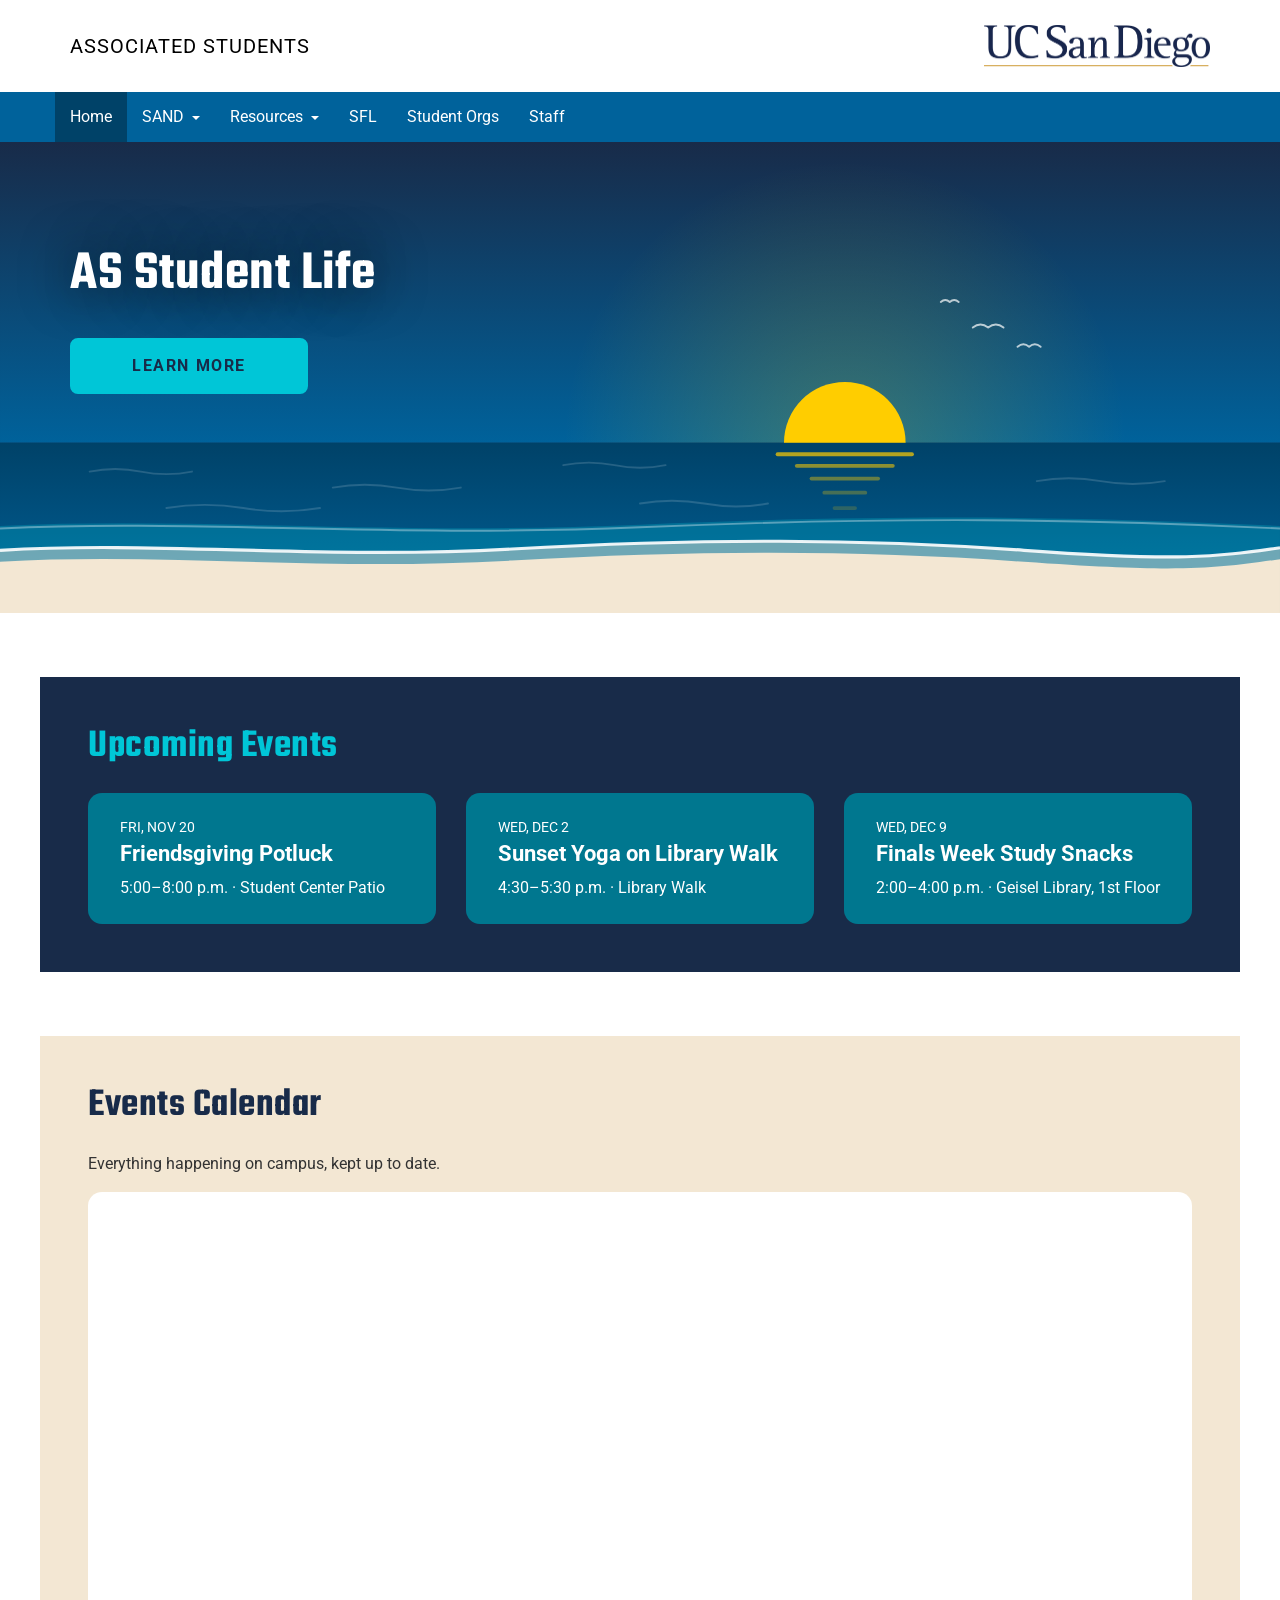
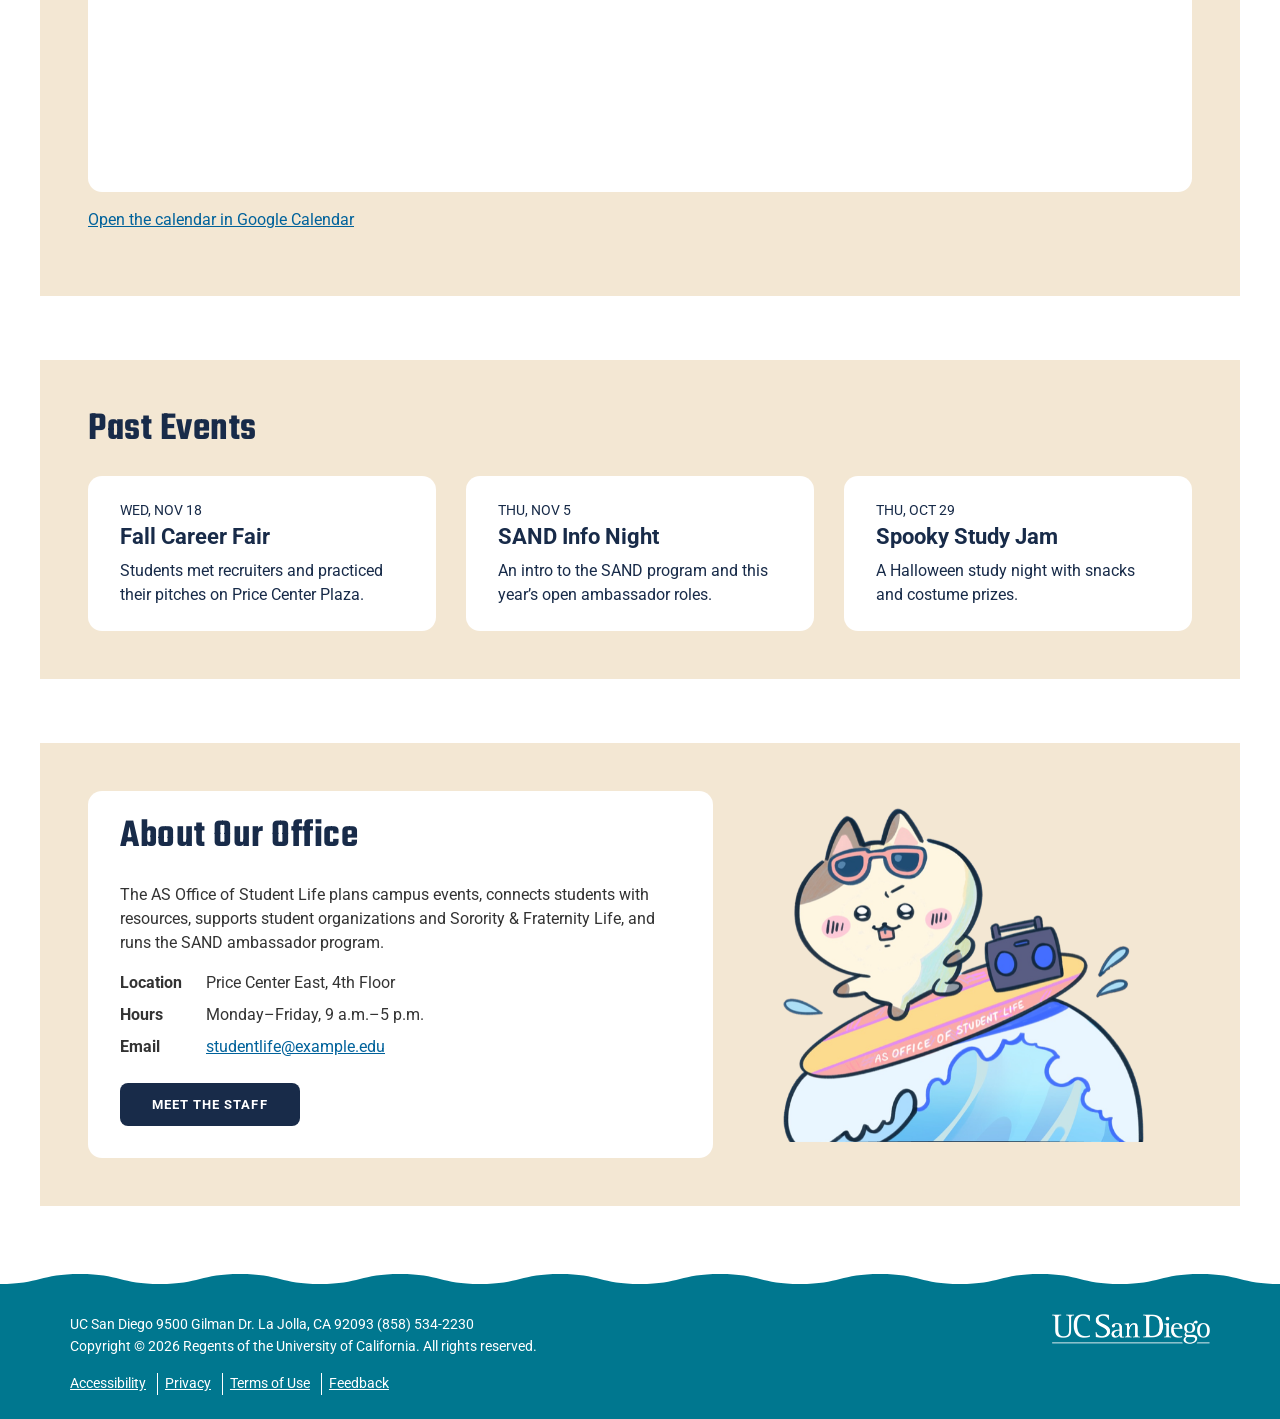
<file: index.html>
<!DOCTYPE html>
<html lang="en">
<head>
  <meta charset="utf-8">
  <meta name="viewport" content="width=device-width, initial-scale=1">
  <title>AS Student Life | UC San Diego</title>
  <meta name="description" content="Events, resources and support from the AS Office of Student Life at UC San Diego.">
  <link rel="stylesheet" href="https://fonts.googleapis.com/css2?family=Roboto:wght@400;500;700&amp;family=Teko:wght@600&amp;display=swap">
  <link rel="icon" href="images/favicon.png">
  <link rel="stylesheet" href="style.css">
  <script src="menu.js" defer></script>
</head>
<body>
  <a class="skip-link" href="#main">Skip to main content</a>

  <header class="site-header">
    <a class="site-name" href="index.html">Associated Students</a>
    <a class="ucsd-logo" href="https://ucsd.edu"><img src="images/ucsd-logo.png" alt="UC San Diego" width="451" height="85"></a>
  </header>

  <nav class="site-nav" aria-label="Main">
    <button type="button" aria-controls="nav-list" hidden>MENU</button>
    <ul id="nav-list">
      <li><a href="index.html" aria-current="page">Home</a></li>
      <li>
        <a href="sand.html">SAND</a>
        <ul>
          <li><a href="sand.html#open-programs">Open Programs</a></li>
          <li><a href="sand.html#how-to-apply">How to Apply</a></li>
          <li><a href="sand.html#tabling-events">Tabling Events</a></li>
          <li><a href="sand.html#for-companies">For Companies</a></li>
        </ul>
      </li>
      <li>
        <a href="resources.html">Resources</a>
        <ul>
          <li><a href="resources.html#fun-facts">Fun Facts</a></li>
          <li><a href="resources.html#campus-resources">Campus Resources</a></li>
          <li><a href="resources.html#request-form">Request Form</a></li>
        </ul>
      </li>
      <li><a href="sfl.html">SFL</a></li>
      <li><a href="student-orgs.html">Student Orgs</a></li>
      <li><a href="staff.html">Staff</a></li>
    </ul>
  </nav>

  <main id="main">
    <section class="hero">
      <img src="images/hero.svg" alt="" width="2000" height="736">
      <header>
        <h1>AS Student Life</h1>
        <a class="button" href="#about-our-office">Learn More</a>
      </header>
    </section>

    <section class="panel panel-dark" id="upcoming-events">
      <h2>Upcoming Events</h2>
      <ul class="card-list">
        <li>
          <time datetime="2026-11-20">Fri, Nov 20</time>
          <h3>Friendsgiving Potluck</h3>
          <p>5:00–8:00 p.m. · Student Center Patio</p>
        </li>
        <li>
          <time datetime="2026-12-02">Wed, Dec 2</time>
          <h3>Sunset Yoga on Library Walk</h3>
          <p>4:30–5:30 p.m. · Library Walk</p>
        </li>
        <li>
          <time datetime="2026-12-09">Wed, Dec 9</time>
          <h3>Finals Week Study Snacks</h3>
          <p>2:00–4:00 p.m. · Geisel Library, 1st Floor</p>
        </li>
      </ul>
    </section>

    <section class="panel" id="calendar">
      <h2>Events Calendar</h2>
      <p>Everything happening on campus, kept up to date.</p>
      <!-- To show your calendar: Google Calendar > Settings > your calendar > Integrate calendar, then paste its embed link into both src and href below. -->
      <iframe src="https://calendar.google.com/calendar/embed?src=en.usa%23holiday%40group.v.calendar.google.com&amp;ctz=America%2FLos_Angeles" title="Campus events calendar" loading="lazy"></iframe>
      <p><a href="https://calendar.google.com/calendar/embed?src=en.usa%23holiday%40group.v.calendar.google.com&amp;ctz=America%2FLos_Angeles">Open the calendar in Google Calendar</a></p>
    </section>

    <section class="panel" id="past-events">
      <h2>Past Events</h2>
      <ul class="card-list">
        <li>
          <time datetime="2026-11-18">Wed, Nov 18</time>
          <h3>Fall Career Fair</h3>
          <p>Students met recruiters and practiced their pitches on Price Center Plaza.</p>
        </li>
        <li>
          <time datetime="2026-11-05">Thu, Nov 5</time>
          <h3>SAND Info Night</h3>
          <p>An intro to the SAND program and this year’s open ambassador roles.</p>
        </li>
        <li>
          <time datetime="2026-10-29">Thu, Oct 29</time>
          <h3>Spooky Study Jam</h3>
          <p>A Halloween study night with snacks and costume prizes.</p>
        </li>
      </ul>
    </section>

    <section class="panel panel-split" id="about-our-office">
      <div class="panel-card">
        <h2>About Our Office</h2>
        <p>The AS Office of Student Life plans campus events, connects students with resources, supports student organizations and Sorority &amp; Fraternity Life, and runs the SAND ambassador program.</p>
        <dl>
          <dt>Location</dt>
          <dd>Price Center East, 4th Floor</dd>
          <dt>Hours</dt>
          <dd>Monday–Friday, 9 a.m.–5 p.m.</dd>
          <dt>Email</dt>
          <dd><a href="mailto:studentlife@example.edu">studentlife@example.edu</a></dd>
        </dl>
        <a class="button" href="staff.html">Meet the Staff</a>
      </div>
      <img src="images/mascot-cat-surfing.png" alt="The AS Student Life cat mascot surfing a wave" width="720" height="540">
    </section>
  </main>

  <footer>
    <p>UC San Diego 9500 Gilman Dr. La Jolla, CA 92093 (858) 534-2230<br>Copyright © 2026 Regents of the University of California. All rights reserved.</p>
    <ul>
      <li><a href="https://accessibility.ucsd.edu/">Accessibility</a></li>
      <li><a href="https://ucsd.edu/about/privacy.html">Privacy</a></li>
      <li><a href="https://ucsd.edu/about/terms-of-use.html">Terms of Use</a></li>
      <li><a href="mailto:studentlife@example.edu">Feedback</a></li>
    </ul>
    <a href="https://ucsd.edu/"><img src="images/ucsd-logo-white.png" alt="UC San Diego" width="315" height="60"></a>
  </footer>
</body>
</html>
</file>
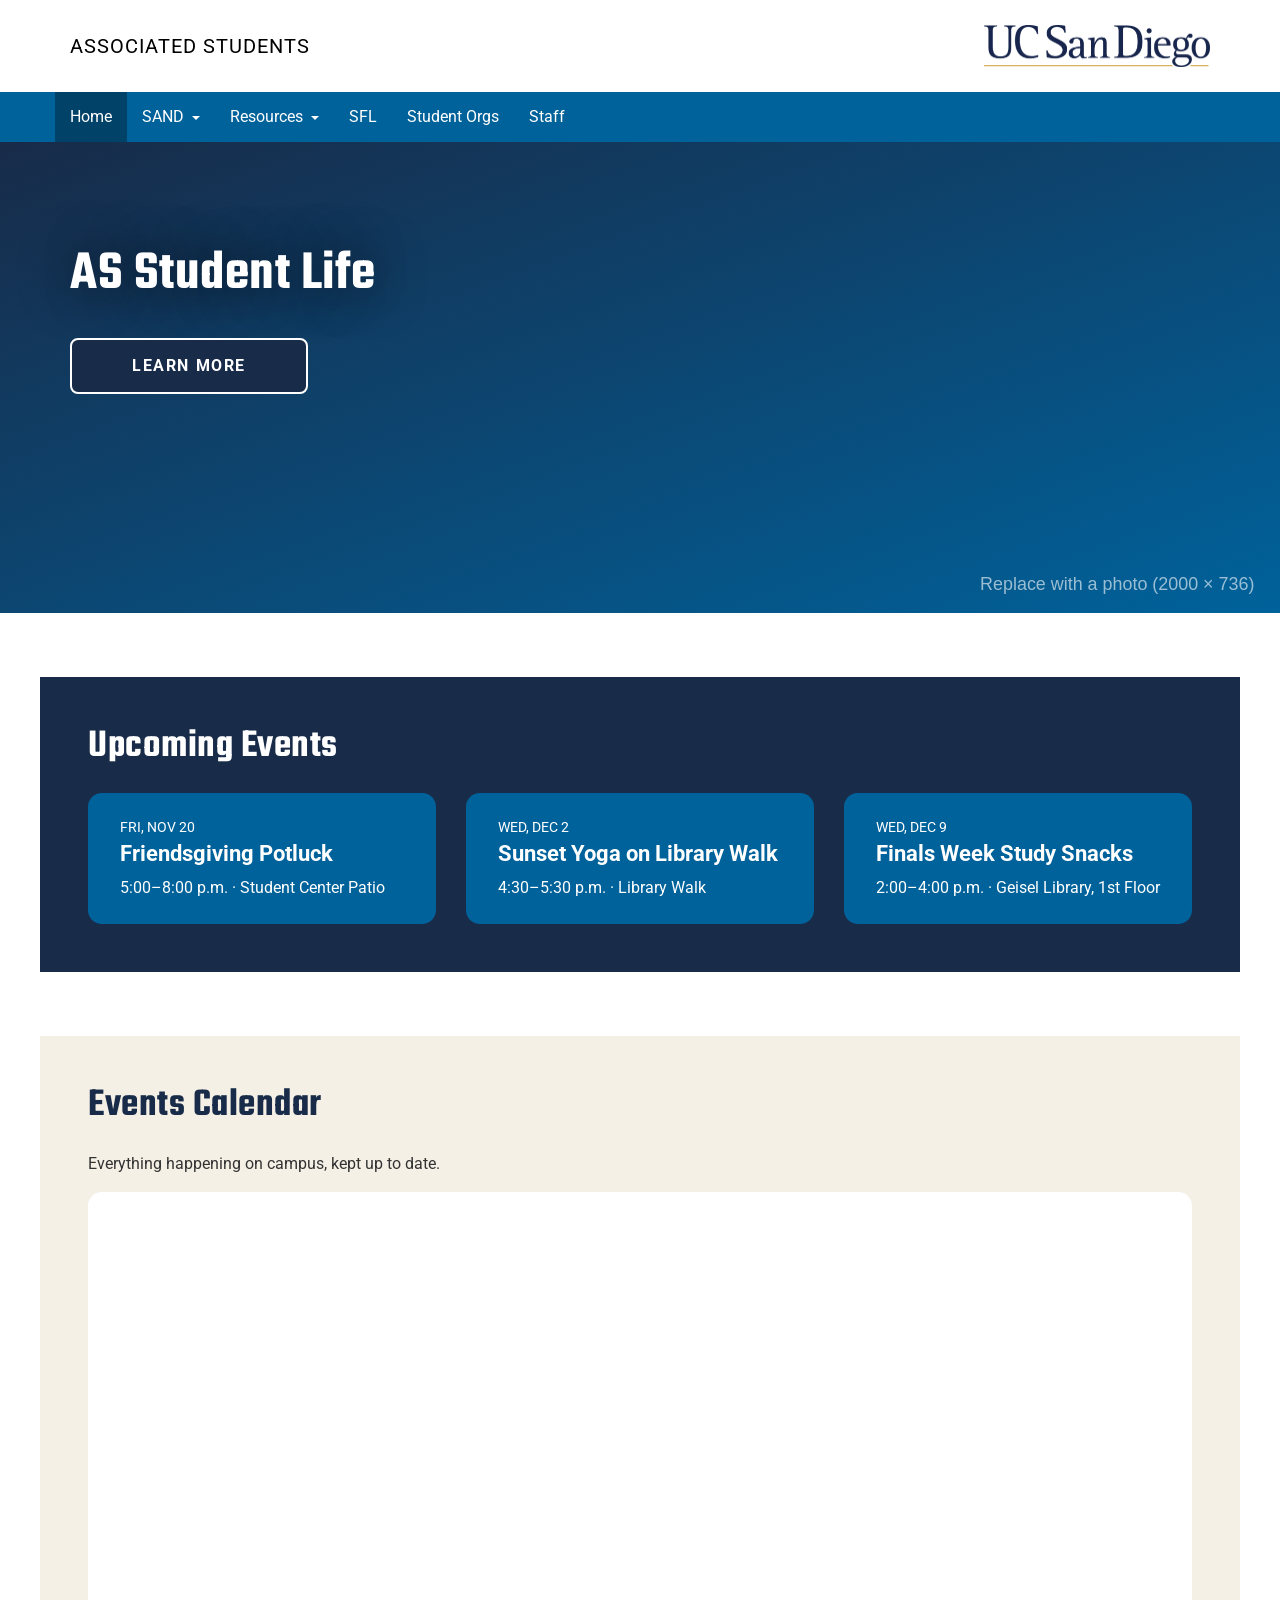
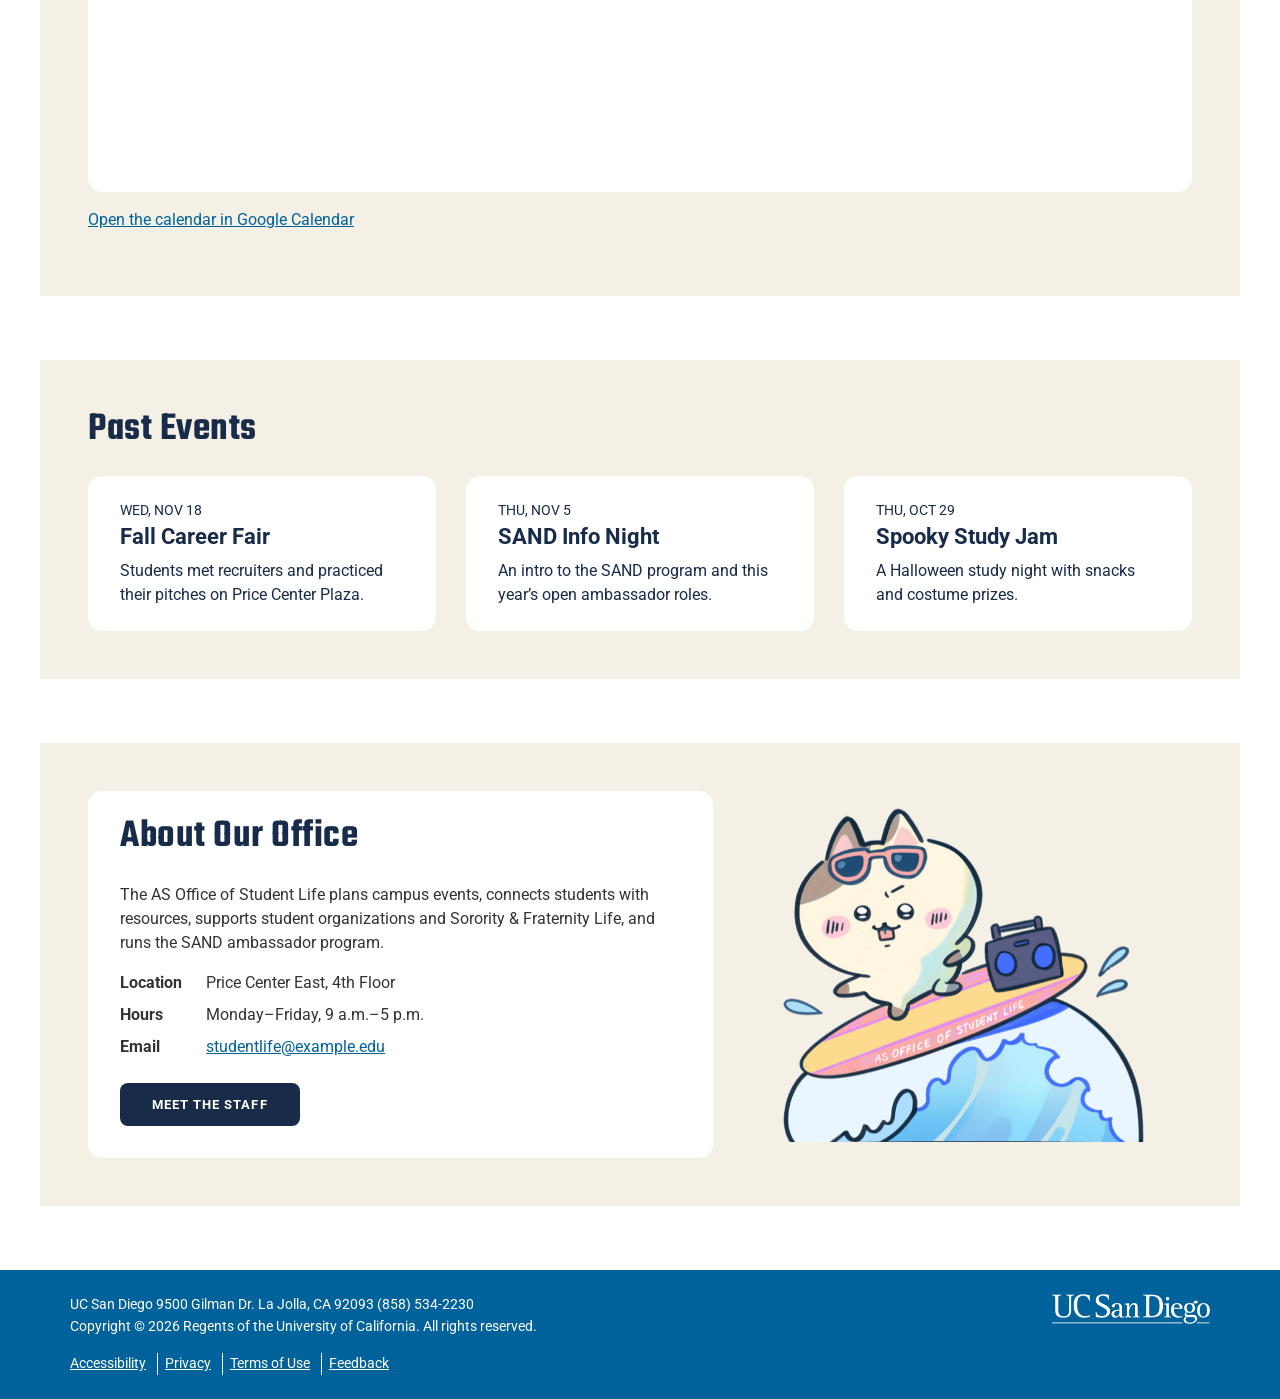
<file: as-site/index.html>
<!DOCTYPE html>
<html lang="en">
<head>
  <meta charset="utf-8">
  <meta name="viewport" content="width=device-width, initial-scale=1">
  <title>AS Student Life | UC San Diego</title>
  <meta name="description" content="Events, resources and support from the AS Office of Student Life at UC San Diego.">
  <link rel="stylesheet" href="https://fonts.googleapis.com/css2?family=Roboto:wght@400;500;700&amp;family=Teko:wght@600&amp;display=swap">
  <link rel="stylesheet" href="style.css">
  <script src="menu.js" defer></script>
</head>
<body>
  <a class="skip-link" href="#main">Skip to main content</a>

  <header class="site-header">
    <a class="site-name" href="index.html">Associated Students</a>
    <a class="ucsd-logo" href="https://ucsd.edu"><img src="images/ucsd-logo.png" alt="UC San Diego" width="451" height="85"></a>
  </header>

  <nav class="site-nav" aria-label="Main">
    <button type="button" aria-controls="nav-list" hidden>MENU</button>
    <ul id="nav-list">
      <li><a href="index.html" aria-current="page">Home</a></li>
      <li>
        <a href="sand.html">SAND</a>
        <ul>
          <li><a href="sand.html#open-programs">Open Programs</a></li>
          <li><a href="sand.html#how-to-apply">How to Apply</a></li>
          <li><a href="sand.html#tabling-events">Tabling Events</a></li>
          <li><a href="sand.html#for-companies">For Companies</a></li>
        </ul>
      </li>
      <li>
        <a href="resources.html">Resources</a>
        <ul>
          <li><a href="resources.html#fun-facts">Fun Facts</a></li>
          <li><a href="resources.html#campus-resources">Campus Resources</a></li>
          <li><a href="resources.html#request-form">Request Form</a></li>
        </ul>
      </li>
      <li><a href="sfl.html">SFL</a></li>
      <li><a href="student-orgs.html">Student Orgs</a></li>
      <li><a href="staff.html">Staff</a></li>
    </ul>
  </nav>

  <main id="main">
    <section class="hero">
      <img src="images/hero.svg" alt="" width="2000" height="736">
      <header>
        <h1>AS Student Life</h1>
        <a class="button" href="#about-our-office">Learn More</a>
      </header>
    </section>

    <section class="panel panel-dark" id="upcoming-events">
      <h2>Upcoming Events</h2>
      <ul class="card-list">
        <li>
          <time datetime="2026-11-20">Fri, Nov 20</time>
          <h3>Friendsgiving Potluck</h3>
          <p>5:00–8:00 p.m. · Student Center Patio</p>
        </li>
        <li>
          <time datetime="2026-12-02">Wed, Dec 2</time>
          <h3>Sunset Yoga on Library Walk</h3>
          <p>4:30–5:30 p.m. · Library Walk</p>
        </li>
        <li>
          <time datetime="2026-12-09">Wed, Dec 9</time>
          <h3>Finals Week Study Snacks</h3>
          <p>2:00–4:00 p.m. · Geisel Library, 1st Floor</p>
        </li>
      </ul>
    </section>

    <section class="panel" id="calendar">
      <h2>Events Calendar</h2>
      <p>Everything happening on campus, kept up to date.</p>
      <!-- To show your calendar: Google Calendar > Settings > your calendar > Integrate calendar, then paste its embed link into both src and href below. -->
      <iframe src="https://calendar.google.com/calendar/embed?src=en.usa%23holiday%40group.v.calendar.google.com&amp;ctz=America%2FLos_Angeles" title="Campus events calendar" loading="lazy"></iframe>
      <p><a href="https://calendar.google.com/calendar/embed?src=en.usa%23holiday%40group.v.calendar.google.com&amp;ctz=America%2FLos_Angeles">Open the calendar in Google Calendar</a></p>
    </section>

    <section class="panel" id="past-events">
      <h2>Past Events</h2>
      <ul class="card-list">
        <li>
          <time datetime="2026-11-18">Wed, Nov 18</time>
          <h3>Fall Career Fair</h3>
          <p>Students met recruiters and practiced their pitches on Price Center Plaza.</p>
        </li>
        <li>
          <time datetime="2026-11-05">Thu, Nov 5</time>
          <h3>SAND Info Night</h3>
          <p>An intro to the SAND program and this year’s open ambassador roles.</p>
        </li>
        <li>
          <time datetime="2026-10-29">Thu, Oct 29</time>
          <h3>Spooky Study Jam</h3>
          <p>A Halloween study night with snacks and costume prizes.</p>
        </li>
      </ul>
    </section>

    <section class="panel panel-split" id="about-our-office">
      <div class="panel-card">
        <h2>About Our Office</h2>
        <p>The AS Office of Student Life plans campus events, connects students with resources, supports student organizations and Sorority &amp; Fraternity Life, and runs the SAND ambassador program.</p>
        <dl>
          <dt>Location</dt>
          <dd>Price Center East, 4th Floor</dd>
          <dt>Hours</dt>
          <dd>Monday–Friday, 9 a.m.–5 p.m.</dd>
          <dt>Email</dt>
          <dd><a href="mailto:studentlife@example.edu">studentlife@example.edu</a></dd>
        </dl>
        <a class="button" href="staff.html">Meet the Staff</a>
      </div>
      <img src="images/mascot-cat-surfing.png" alt="The AS Student Life cat mascot surfing a wave" width="720" height="540">
    </section>
  </main>

  <footer>
    <p>UC San Diego 9500 Gilman Dr. La Jolla, CA 92093 (858) 534-2230<br>Copyright © 2026 Regents of the University of California. All rights reserved.</p>
    <ul>
      <li><a href="https://accessibility.ucsd.edu/">Accessibility</a></li>
      <li><a href="https://ucsd.edu/about/privacy.html">Privacy</a></li>
      <li><a href="https://ucsd.edu/about/terms-of-use.html">Terms of Use</a></li>
      <li><a href="mailto:studentlife@example.edu">Feedback</a></li>
    </ul>
    <a href="https://ucsd.edu/"><img src="images/ucsd-logo-white.png" alt="UC San Diego" width="315" height="60"></a>
  </footer>
</body>
</html>
</file>
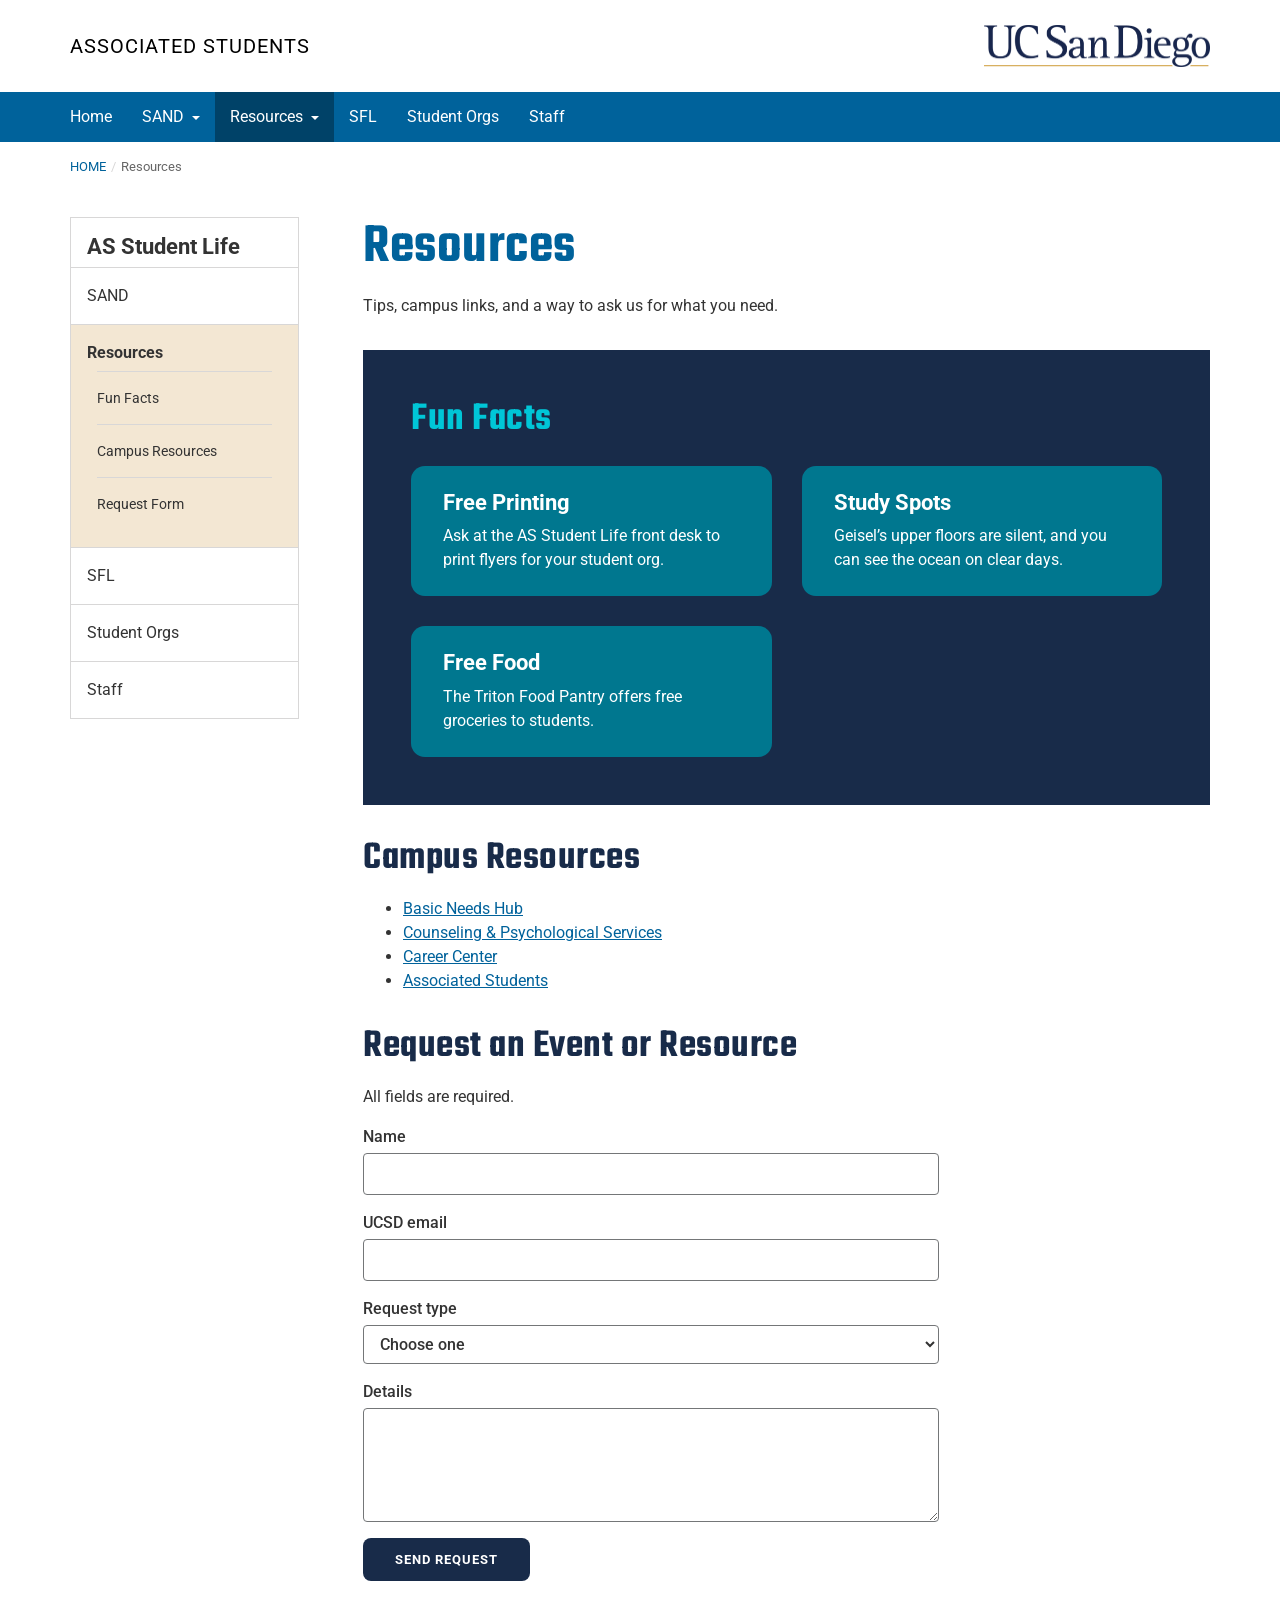
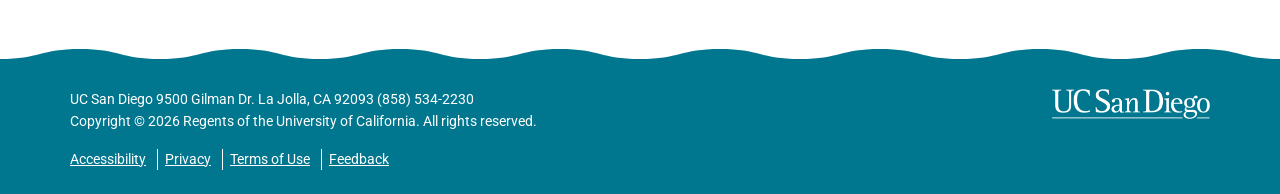
<file: resources.html>
<!DOCTYPE html>
<html lang="en">
<head>
  <meta charset="utf-8">
  <meta name="viewport" content="width=device-width, initial-scale=1">
  <title>Resources | AS Student Life | UC San Diego</title>
  <meta name="description" content="Free printing, study spots, campus resource hubs, and event and resource requests.">
  <link rel="stylesheet" href="https://fonts.googleapis.com/css2?family=Roboto:wght@400;500;700&amp;family=Teko:wght@600&amp;display=swap">
  <link rel="icon" href="images/favicon.png">
  <link rel="stylesheet" href="style.css">
  <script src="menu.js" defer></script>
</head>
<body>
  <a class="skip-link" href="#main">Skip to main content</a>

  <header class="site-header">
    <a class="site-name" href="index.html">Associated Students</a>
    <a class="ucsd-logo" href="https://ucsd.edu"><img src="images/ucsd-logo.png" alt="UC San Diego" width="451" height="85"></a>
  </header>

  <nav class="site-nav" aria-label="Main">
    <button type="button" aria-controls="nav-list" hidden>MENU</button>
    <ul id="nav-list">
      <li><a href="index.html">Home</a></li>
      <li>
        <a href="sand.html">SAND</a>
        <ul>
          <li><a href="sand.html#open-programs">Open Programs</a></li>
          <li><a href="sand.html#how-to-apply">How to Apply</a></li>
          <li><a href="sand.html#tabling-events">Tabling Events</a></li>
          <li><a href="sand.html#for-companies">For Companies</a></li>
        </ul>
      </li>
      <li>
        <a href="resources.html" aria-current="page">Resources</a>
        <ul>
          <li><a href="resources.html#fun-facts">Fun Facts</a></li>
          <li><a href="resources.html#campus-resources">Campus Resources</a></li>
          <li><a href="resources.html#request-form">Request Form</a></li>
        </ul>
      </li>
      <li><a href="sfl.html">SFL</a></li>
      <li><a href="student-orgs.html">Student Orgs</a></li>
      <li><a href="staff.html">Staff</a></li>
    </ul>
  </nav>

  <main id="main" class="page">
    <nav class="breadcrumbs" aria-label="Breadcrumb">
      <ol>
        <li><a href="index.html">Home</a></li>
        <li aria-current="page">Resources</li>
      </ol>
    </nav>
    <article>
      <h1>Resources</h1>
      <p>Tips, campus links, and a way to ask us for what you need.</p>

      <section class="panel panel-dark" id="fun-facts">
        <h2>Fun Facts</h2>
        <ul class="card-list">
          <li>
            <h3>Free Printing</h3>
            <p>Ask at the AS Student Life front desk to print flyers for your student org.</p>
          </li>
          <li>
            <h3>Study Spots</h3>
            <p>Geisel’s upper floors are silent, and you can see the ocean on clear days.</p>
          </li>
          <li>
            <h3>Free Food</h3>
            <p>The Triton Food Pantry offers free groceries to students.</p>
          </li>
        </ul>
      </section>

      <section id="campus-resources">
        <h2>Campus Resources</h2>
        <ul>
          <li><a href="https://basicneeds.ucsd.edu">Basic Needs Hub</a></li>
          <li><a href="https://caps.ucsd.edu">Counseling &amp; Psychological Services</a></li>
          <li><a href="https://career.ucsd.edu">Career Center</a></li>
          <li><a href="https://as.ucsd.edu">Associated Students</a></li>
        </ul>
      </section>

      <section id="request-form">
        <h2>Request an Event or Resource</h2>
        <p>All fields are required.</p>
        <!-- Set action to your form service (Google Forms, Formspree, etc.) so submissions reach you. -->
        <form action="#" method="post">
          <label>Name <input type="text" name="name" autocomplete="name" required></label>
          <label>UCSD email <input type="email" name="email" autocomplete="email" required></label>
          <label>Request type
            <select name="request-type" required>
              <option value="">Choose one</option>
              <option>Event</option>
              <option>Resource</option>
              <option>Other</option>
            </select>
          </label>
          <label>Details <textarea name="details" rows="4" required></textarea></label>
          <button class="button" type="submit">Send Request</button>
        </form>
      </section>
    </article>

    <nav class="sidebar" aria-label="Sections">
      <h2><a href="index.html">AS Student Life</a></h2>
      <ul>
        <li><a href="sand.html">SAND</a></li>
        <li><a href="resources.html" aria-current="page">Resources</a>
          <ul>
            <li><a href="resources.html#fun-facts">Fun Facts</a></li>
            <li><a href="resources.html#campus-resources">Campus Resources</a></li>
            <li><a href="resources.html#request-form">Request Form</a></li>
          </ul>
        </li>
        <li><a href="sfl.html">SFL</a></li>
        <li><a href="student-orgs.html">Student Orgs</a></li>
        <li><a href="staff.html">Staff</a></li>
      </ul>
    </nav>
  </main>

  <footer>
    <p>UC San Diego 9500 Gilman Dr. La Jolla, CA 92093 (858) 534-2230<br>Copyright © 2026 Regents of the University of California. All rights reserved.</p>
    <ul>
      <li><a href="https://accessibility.ucsd.edu/">Accessibility</a></li>
      <li><a href="https://ucsd.edu/about/privacy.html">Privacy</a></li>
      <li><a href="https://ucsd.edu/about/terms-of-use.html">Terms of Use</a></li>
      <li><a href="mailto:studentlife@example.edu">Feedback</a></li>
    </ul>
    <a href="https://ucsd.edu/"><img src="images/ucsd-logo-white.png" alt="UC San Diego" width="315" height="60"></a>
  </footer>
</body>
</html>
</file>
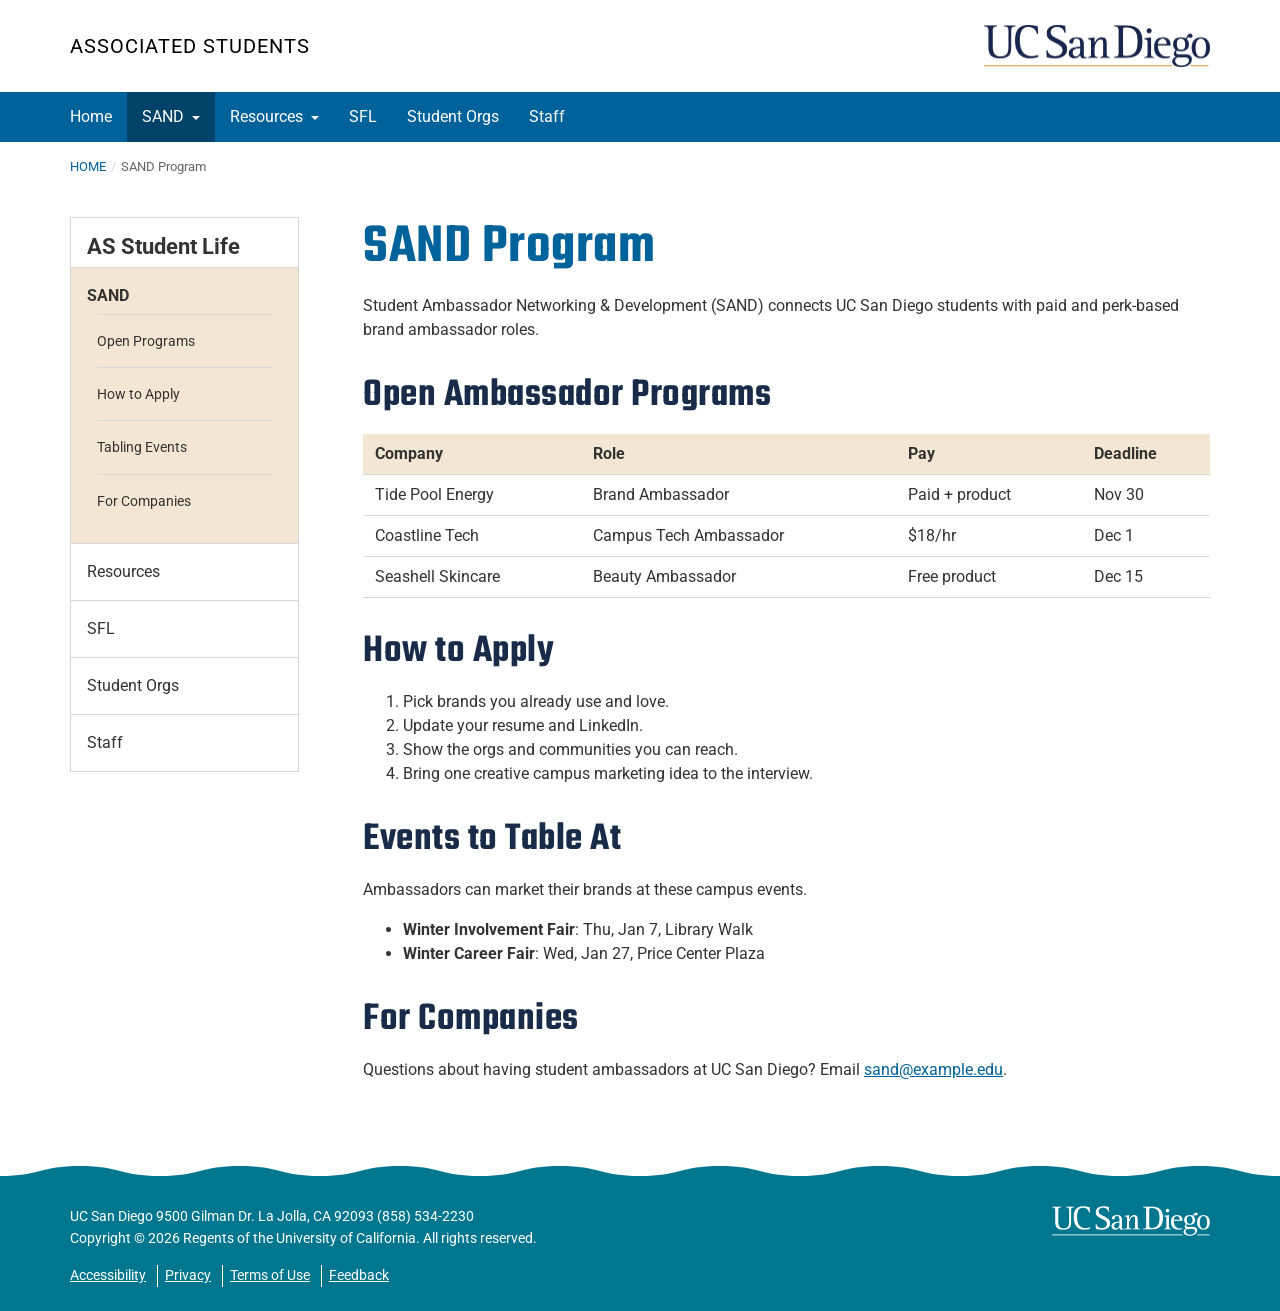
<file: sand.html>
<!DOCTYPE html>
<html lang="en">
<head>
  <meta charset="utf-8">
  <meta name="viewport" content="width=device-width, initial-scale=1">
  <title>SAND Program | AS Student Life | UC San Diego</title>
  <meta name="description" content="SAND connects UC San Diego students with brand ambassador programs.">
  <link rel="stylesheet" href="https://fonts.googleapis.com/css2?family=Roboto:wght@400;500;700&amp;family=Teko:wght@600&amp;display=swap">
  <link rel="icon" href="images/favicon.png">
  <link rel="stylesheet" href="style.css">
  <script src="menu.js" defer></script>
</head>
<body>
  <a class="skip-link" href="#main">Skip to main content</a>

  <header class="site-header">
    <a class="site-name" href="index.html">Associated Students</a>
    <a class="ucsd-logo" href="https://ucsd.edu"><img src="images/ucsd-logo.png" alt="UC San Diego" width="451" height="85"></a>
  </header>

  <nav class="site-nav" aria-label="Main">
    <button type="button" aria-controls="nav-list" hidden>MENU</button>
    <ul id="nav-list">
      <li><a href="index.html">Home</a></li>
      <li>
        <a href="sand.html" aria-current="page">SAND</a>
        <ul>
          <li><a href="sand.html#open-programs">Open Programs</a></li>
          <li><a href="sand.html#how-to-apply">How to Apply</a></li>
          <li><a href="sand.html#tabling-events">Tabling Events</a></li>
          <li><a href="sand.html#for-companies">For Companies</a></li>
        </ul>
      </li>
      <li>
        <a href="resources.html">Resources</a>
        <ul>
          <li><a href="resources.html#fun-facts">Fun Facts</a></li>
          <li><a href="resources.html#campus-resources">Campus Resources</a></li>
          <li><a href="resources.html#request-form">Request Form</a></li>
        </ul>
      </li>
      <li><a href="sfl.html">SFL</a></li>
      <li><a href="student-orgs.html">Student Orgs</a></li>
      <li><a href="staff.html">Staff</a></li>
    </ul>
  </nav>

  <main id="main" class="page">
    <nav class="breadcrumbs" aria-label="Breadcrumb">
      <ol>
        <li><a href="index.html">Home</a></li>
        <li aria-current="page">SAND Program</li>
      </ol>
    </nav>
    <article>
      <h1>SAND Program</h1>
      <p>Student Ambassador Networking &amp; Development (SAND) connects UC San Diego students with paid and perk-based brand ambassador roles.</p>

      <section id="open-programs">
        <h2>Open Ambassador Programs</h2>
        <table>
          <thead>
            <tr>
              <th scope="col">Company</th>
              <th scope="col">Role</th>
              <th scope="col">Pay</th>
              <th scope="col">Deadline</th>
            </tr>
          </thead>
          <tbody>
            <tr>
              <td>Tide Pool Energy</td>
              <td>Brand Ambassador</td>
              <td>Paid + product</td>
              <td><time datetime="2026-11-30">Nov 30</time></td>
            </tr>
            <tr>
              <td>Coastline Tech</td>
              <td>Campus Tech Ambassador</td>
              <td>$18/hr</td>
              <td><time datetime="2026-12-01">Dec 1</time></td>
            </tr>
            <tr>
              <td>Seashell Skincare</td>
              <td>Beauty Ambassador</td>
              <td>Free product</td>
              <td><time datetime="2026-12-15">Dec 15</time></td>
            </tr>
          </tbody>
        </table>
      </section>

      <section id="how-to-apply">
        <h2>How to Apply</h2>
        <ol>
          <li>Pick brands you already use and love.</li>
          <li>Update your resume and LinkedIn.</li>
          <li>Show the orgs and communities you can reach.</li>
          <li>Bring one creative campus marketing idea to the interview.</li>
        </ol>
      </section>

      <section id="tabling-events">
        <h2>Events to Table At</h2>
        <p>Ambassadors can market their brands at these campus events.</p>
        <ul>
          <li><strong>Winter Involvement Fair</strong>: <time datetime="2027-01-07">Thu, Jan 7</time>, Library Walk</li>
          <li><strong>Winter Career Fair</strong>: <time datetime="2027-01-27">Wed, Jan 27</time>, Price Center Plaza</li>
        </ul>
      </section>

      <section id="for-companies">
        <h2>For Companies</h2>
        <p>Questions about having student ambassadors at UC San Diego? Email <a href="mailto:sand@example.edu">sand@example.edu</a>.</p>
      </section>
    </article>

    <nav class="sidebar" aria-label="Sections">
      <h2><a href="index.html">AS Student Life</a></h2>
      <ul>
        <li><a href="sand.html" aria-current="page">SAND</a>
          <ul>
            <li><a href="sand.html#open-programs">Open Programs</a></li>
            <li><a href="sand.html#how-to-apply">How to Apply</a></li>
            <li><a href="sand.html#tabling-events">Tabling Events</a></li>
            <li><a href="sand.html#for-companies">For Companies</a></li>
          </ul>
        </li>
        <li><a href="resources.html">Resources</a></li>
        <li><a href="sfl.html">SFL</a></li>
        <li><a href="student-orgs.html">Student Orgs</a></li>
        <li><a href="staff.html">Staff</a></li>
      </ul>
    </nav>
  </main>

  <footer>
    <p>UC San Diego 9500 Gilman Dr. La Jolla, CA 92093 (858) 534-2230<br>Copyright © 2026 Regents of the University of California. All rights reserved.</p>
    <ul>
      <li><a href="https://accessibility.ucsd.edu/">Accessibility</a></li>
      <li><a href="https://ucsd.edu/about/privacy.html">Privacy</a></li>
      <li><a href="https://ucsd.edu/about/terms-of-use.html">Terms of Use</a></li>
      <li><a href="mailto:studentlife@example.edu">Feedback</a></li>
    </ul>
    <a href="https://ucsd.edu/"><img src="images/ucsd-logo-white.png" alt="UC San Diego" width="315" height="60"></a>
  </footer>
</body>
</html>
</file>
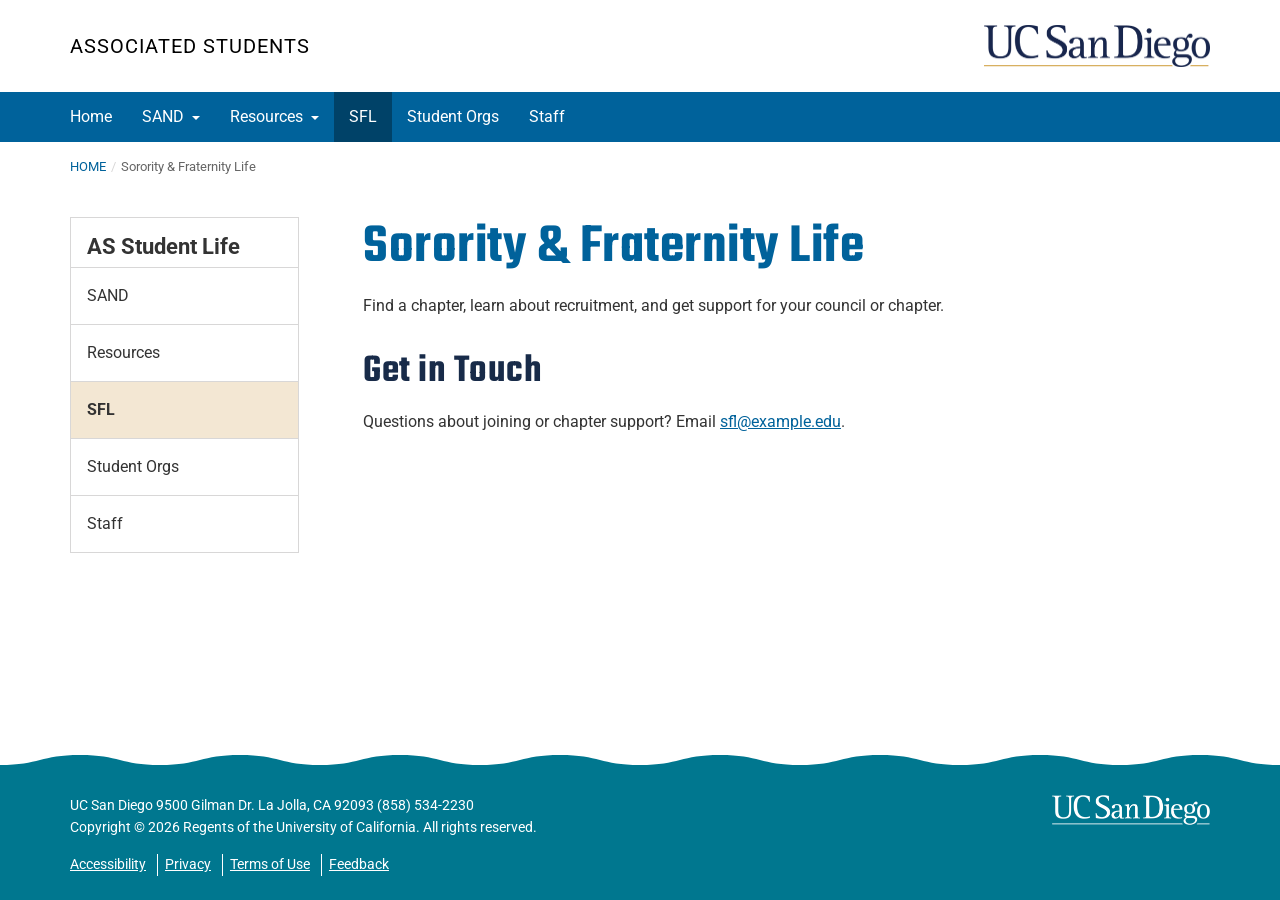
<file: sfl.html>
<!DOCTYPE html>
<html lang="en">
<head>
  <meta charset="utf-8">
  <meta name="viewport" content="width=device-width, initial-scale=1">
  <title>Sorority &amp; Fraternity Life | AS Student Life | UC San Diego</title>
  <meta name="description" content="Sorority and Fraternity Life at UC San Diego.">
  <link rel="stylesheet" href="https://fonts.googleapis.com/css2?family=Roboto:wght@400;500;700&amp;family=Teko:wght@600&amp;display=swap">
  <link rel="icon" href="images/favicon.png">
  <link rel="stylesheet" href="style.css">
  <script src="menu.js" defer></script>
</head>
<body>
  <a class="skip-link" href="#main">Skip to main content</a>

  <header class="site-header">
    <a class="site-name" href="index.html">Associated Students</a>
    <a class="ucsd-logo" href="https://ucsd.edu"><img src="images/ucsd-logo.png" alt="UC San Diego" width="451" height="85"></a>
  </header>

  <nav class="site-nav" aria-label="Main">
    <button type="button" aria-controls="nav-list" hidden>MENU</button>
    <ul id="nav-list">
      <li><a href="index.html">Home</a></li>
      <li>
        <a href="sand.html">SAND</a>
        <ul>
          <li><a href="sand.html#open-programs">Open Programs</a></li>
          <li><a href="sand.html#how-to-apply">How to Apply</a></li>
          <li><a href="sand.html#tabling-events">Tabling Events</a></li>
          <li><a href="sand.html#for-companies">For Companies</a></li>
        </ul>
      </li>
      <li>
        <a href="resources.html">Resources</a>
        <ul>
          <li><a href="resources.html#fun-facts">Fun Facts</a></li>
          <li><a href="resources.html#campus-resources">Campus Resources</a></li>
          <li><a href="resources.html#request-form">Request Form</a></li>
        </ul>
      </li>
      <li><a href="sfl.html" aria-current="page">SFL</a></li>
      <li><a href="student-orgs.html">Student Orgs</a></li>
      <li><a href="staff.html">Staff</a></li>
    </ul>
  </nav>

  <main id="main" class="page">
    <nav class="breadcrumbs" aria-label="Breadcrumb">
      <ol>
        <li><a href="index.html">Home</a></li>
        <li aria-current="page">Sorority &amp; Fraternity Life</li>
      </ol>
    </nav>
    <article>
      <h1>Sorority &amp; Fraternity Life</h1>
      <p>Find a chapter, learn about recruitment, and get support for your council or chapter.</p>

      <section>
        <h2>Get in Touch</h2>
        <p>Questions about joining or chapter support? Email <a href="mailto:sfl@example.edu">sfl@example.edu</a>.</p>
      </section>
    </article>

    <nav class="sidebar" aria-label="Sections">
      <h2><a href="index.html">AS Student Life</a></h2>
      <ul>
        <li><a href="sand.html">SAND</a></li>
        <li><a href="resources.html">Resources</a></li>
        <li><a href="sfl.html" aria-current="page">SFL</a></li>
        <li><a href="student-orgs.html">Student Orgs</a></li>
        <li><a href="staff.html">Staff</a></li>
      </ul>
    </nav>
  </main>

  <footer>
    <p>UC San Diego 9500 Gilman Dr. La Jolla, CA 92093 (858) 534-2230<br>Copyright © 2026 Regents of the University of California. All rights reserved.</p>
    <ul>
      <li><a href="https://accessibility.ucsd.edu/">Accessibility</a></li>
      <li><a href="https://ucsd.edu/about/privacy.html">Privacy</a></li>
      <li><a href="https://ucsd.edu/about/terms-of-use.html">Terms of Use</a></li>
      <li><a href="mailto:studentlife@example.edu">Feedback</a></li>
    </ul>
    <a href="https://ucsd.edu/"><img src="images/ucsd-logo-white.png" alt="UC San Diego" width="315" height="60"></a>
  </footer>
</body>
</html>
</file>
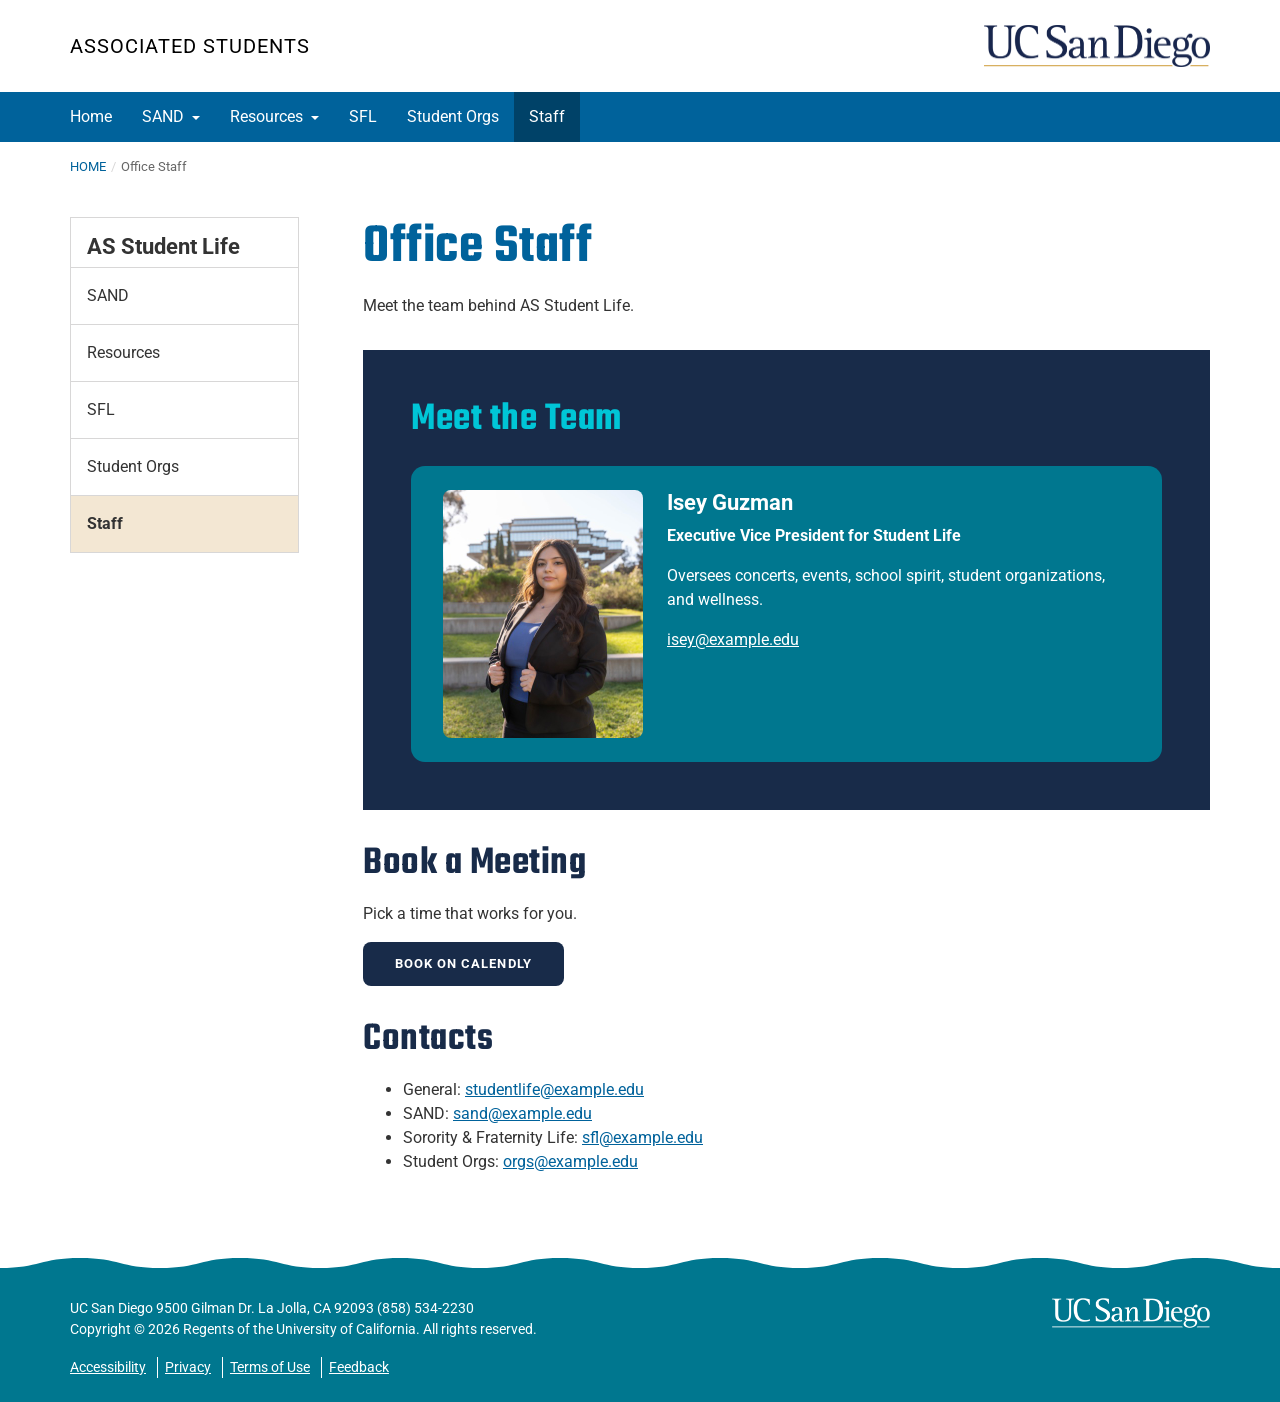
<file: staff.html>
<!DOCTYPE html>
<html lang="en">
<head>
  <meta charset="utf-8">
  <meta name="viewport" content="width=device-width, initial-scale=1">
  <title>Office Staff | AS Student Life | UC San Diego</title>
  <meta name="description" content="Meet the AS Student Life office staff, book a meeting, and find contact emails.">
  <link rel="stylesheet" href="https://fonts.googleapis.com/css2?family=Roboto:wght@400;500;700&amp;family=Teko:wght@600&amp;display=swap">
  <link rel="icon" href="images/favicon.png">
  <link rel="stylesheet" href="style.css">
  <script src="menu.js" defer></script>
</head>
<body>
  <a class="skip-link" href="#main">Skip to main content</a>

  <header class="site-header">
    <a class="site-name" href="index.html">Associated Students</a>
    <a class="ucsd-logo" href="https://ucsd.edu"><img src="images/ucsd-logo.png" alt="UC San Diego" width="451" height="85"></a>
  </header>

  <nav class="site-nav" aria-label="Main">
    <button type="button" aria-controls="nav-list" hidden>MENU</button>
    <ul id="nav-list">
      <li><a href="index.html">Home</a></li>
      <li>
        <a href="sand.html">SAND</a>
        <ul>
          <li><a href="sand.html#open-programs">Open Programs</a></li>
          <li><a href="sand.html#how-to-apply">How to Apply</a></li>
          <li><a href="sand.html#tabling-events">Tabling Events</a></li>
          <li><a href="sand.html#for-companies">For Companies</a></li>
        </ul>
      </li>
      <li>
        <a href="resources.html">Resources</a>
        <ul>
          <li><a href="resources.html#fun-facts">Fun Facts</a></li>
          <li><a href="resources.html#campus-resources">Campus Resources</a></li>
          <li><a href="resources.html#request-form">Request Form</a></li>
        </ul>
      </li>
      <li><a href="sfl.html">SFL</a></li>
      <li><a href="student-orgs.html">Student Orgs</a></li>
      <li><a href="staff.html" aria-current="page">Staff</a></li>
    </ul>
  </nav>

  <main id="main" class="page">
    <nav class="breadcrumbs" aria-label="Breadcrumb">
      <ol>
        <li><a href="index.html">Home</a></li>
        <li aria-current="page">Office Staff</li>
      </ol>
    </nav>
    <article>
      <h1>Office Staff</h1>
      <p>Meet the team behind AS Student Life.</p>

      <section class="panel panel-dark" id="team">
        <h2>Meet the Team</h2>
        <ul class="card-list">
          <li>
            <img src="images/isey-guzman.jpg" alt="Isey Guzman in front of Geisel Library" width="400" height="496">
            <h3>Isey Guzman</h3>
            <p><strong>Executive Vice President for Student Life</strong></p>
            <p>Oversees concerts, events, school spirit, student organizations, and wellness.</p>
            <p><a href="mailto:isey@example.edu">isey@example.edu</a></p>
          </li>
        </ul>
      </section>

      <section id="book-a-meeting">
        <h2>Book a Meeting</h2>
        <p>Pick a time that works for you.</p>
        <a class="button" href="https://calendly.com/your-calendly-link">Book on Calendly</a>
      </section>

      <section id="contacts">
        <h2>Contacts</h2>
        <ul>
          <li>General: <a href="mailto:studentlife@example.edu">studentlife@example.edu</a></li>
          <li>SAND: <a href="mailto:sand@example.edu">sand@example.edu</a></li>
          <li>Sorority &amp; Fraternity Life: <a href="mailto:sfl@example.edu">sfl@example.edu</a></li>
          <li>Student Orgs: <a href="mailto:orgs@example.edu">orgs@example.edu</a></li>
        </ul>
      </section>
    </article>

    <nav class="sidebar" aria-label="Sections">
      <h2><a href="index.html">AS Student Life</a></h2>
      <ul>
        <li><a href="sand.html">SAND</a></li>
        <li><a href="resources.html">Resources</a></li>
        <li><a href="sfl.html">SFL</a></li>
        <li><a href="student-orgs.html">Student Orgs</a></li>
        <li><a href="staff.html" aria-current="page">Staff</a></li>
      </ul>
    </nav>
  </main>

  <footer>
    <p>UC San Diego 9500 Gilman Dr. La Jolla, CA 92093 (858) 534-2230<br>Copyright © 2026 Regents of the University of California. All rights reserved.</p>
    <ul>
      <li><a href="https://accessibility.ucsd.edu/">Accessibility</a></li>
      <li><a href="https://ucsd.edu/about/privacy.html">Privacy</a></li>
      <li><a href="https://ucsd.edu/about/terms-of-use.html">Terms of Use</a></li>
      <li><a href="mailto:studentlife@example.edu">Feedback</a></li>
    </ul>
    <a href="https://ucsd.edu/"><img src="images/ucsd-logo-white.png" alt="UC San Diego" width="315" height="60"></a>
  </footer>
</body>
</html>
</file>
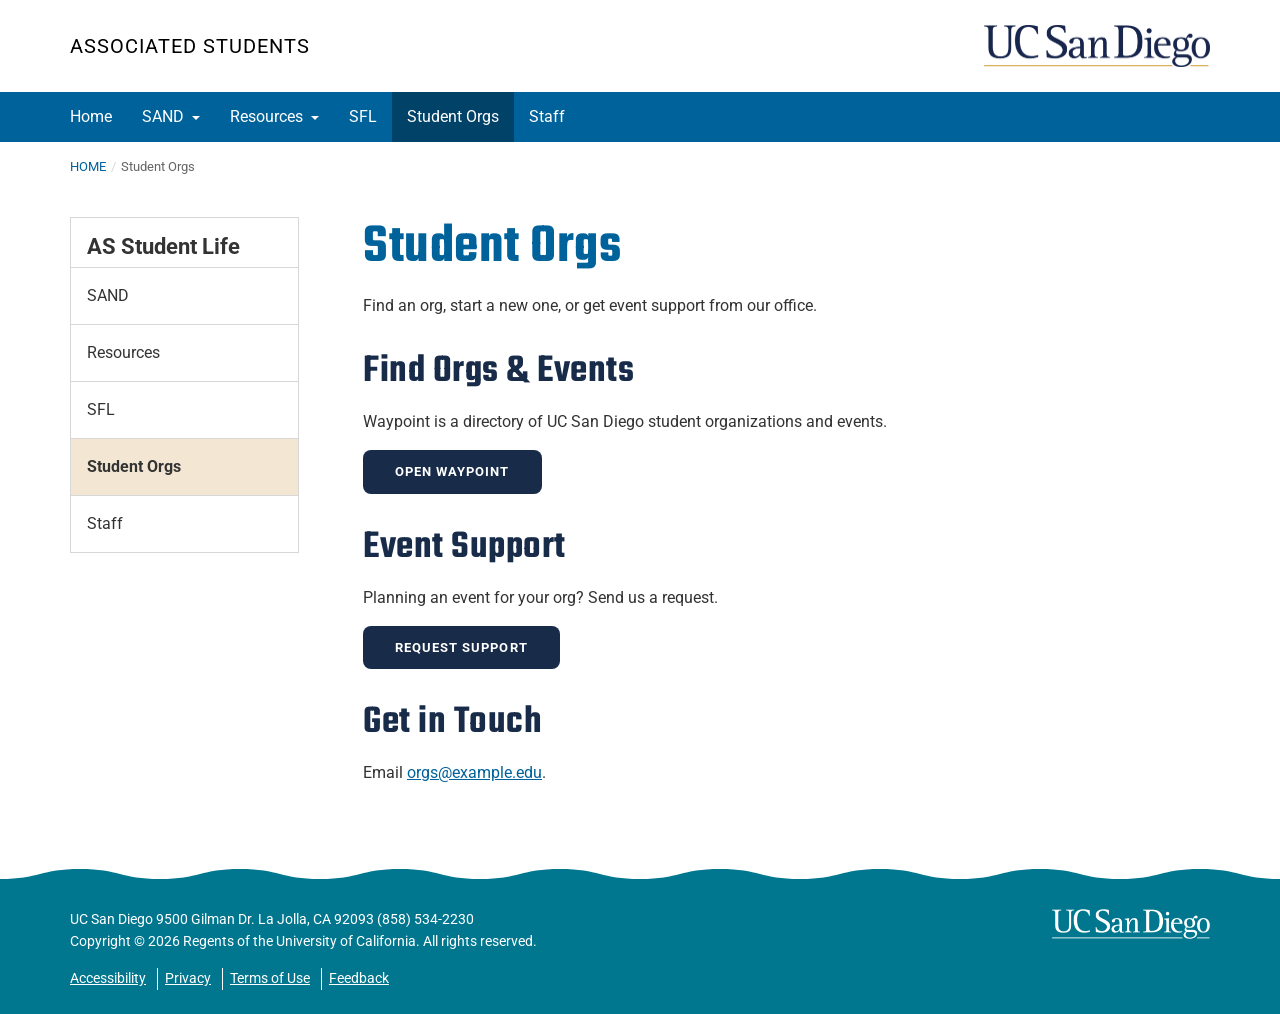
<file: student-orgs.html>
<!DOCTYPE html>
<html lang="en">
<head>
  <meta charset="utf-8">
  <meta name="viewport" content="width=device-width, initial-scale=1">
  <title>Student Orgs | AS Student Life | UC San Diego</title>
  <meta name="description" content="Find, start, and get event support for student organizations at UC San Diego.">
  <link rel="stylesheet" href="https://fonts.googleapis.com/css2?family=Roboto:wght@400;500;700&amp;family=Teko:wght@600&amp;display=swap">
  <link rel="icon" href="images/favicon.png">
  <link rel="stylesheet" href="style.css">
  <script src="menu.js" defer></script>
</head>
<body>
  <a class="skip-link" href="#main">Skip to main content</a>

  <header class="site-header">
    <a class="site-name" href="index.html">Associated Students</a>
    <a class="ucsd-logo" href="https://ucsd.edu"><img src="images/ucsd-logo.png" alt="UC San Diego" width="451" height="85"></a>
  </header>

  <nav class="site-nav" aria-label="Main">
    <button type="button" aria-controls="nav-list" hidden>MENU</button>
    <ul id="nav-list">
      <li><a href="index.html">Home</a></li>
      <li>
        <a href="sand.html">SAND</a>
        <ul>
          <li><a href="sand.html#open-programs">Open Programs</a></li>
          <li><a href="sand.html#how-to-apply">How to Apply</a></li>
          <li><a href="sand.html#tabling-events">Tabling Events</a></li>
          <li><a href="sand.html#for-companies">For Companies</a></li>
        </ul>
      </li>
      <li>
        <a href="resources.html">Resources</a>
        <ul>
          <li><a href="resources.html#fun-facts">Fun Facts</a></li>
          <li><a href="resources.html#campus-resources">Campus Resources</a></li>
          <li><a href="resources.html#request-form">Request Form</a></li>
        </ul>
      </li>
      <li><a href="sfl.html">SFL</a></li>
      <li><a href="student-orgs.html" aria-current="page">Student Orgs</a></li>
      <li><a href="staff.html">Staff</a></li>
    </ul>
  </nav>

  <main id="main" class="page">
    <nav class="breadcrumbs" aria-label="Breadcrumb">
      <ol>
        <li><a href="index.html">Home</a></li>
        <li aria-current="page">Student Orgs</li>
      </ol>
    </nav>
    <article>
      <h1>Student Orgs</h1>
      <p>Find an org, start a new one, or get event support from our office.</p>

      <section>
        <h2>Find Orgs &amp; Events</h2>
        <p>Waypoint is a directory of UC San Diego student organizations and events.</p>
        <a class="button" href="https://waypoint.example.com">Open Waypoint</a>
      </section>

      <section>
        <h2>Event Support</h2>
        <p>Planning an event for your org? Send us a request.</p>
        <a class="button" href="resources.html#request-form">Request Support</a>
      </section>

      <section>
        <h2>Get in Touch</h2>
        <p>Email <a href="mailto:orgs@example.edu">orgs@example.edu</a>.</p>
      </section>
    </article>

    <nav class="sidebar" aria-label="Sections">
      <h2><a href="index.html">AS Student Life</a></h2>
      <ul>
        <li><a href="sand.html">SAND</a></li>
        <li><a href="resources.html">Resources</a></li>
        <li><a href="sfl.html">SFL</a></li>
        <li><a href="student-orgs.html" aria-current="page">Student Orgs</a></li>
        <li><a href="staff.html">Staff</a></li>
      </ul>
    </nav>
  </main>

  <footer>
    <p>UC San Diego 9500 Gilman Dr. La Jolla, CA 92093 (858) 534-2230<br>Copyright © 2026 Regents of the University of California. All rights reserved.</p>
    <ul>
      <li><a href="https://accessibility.ucsd.edu/">Accessibility</a></li>
      <li><a href="https://ucsd.edu/about/privacy.html">Privacy</a></li>
      <li><a href="https://ucsd.edu/about/terms-of-use.html">Terms of Use</a></li>
      <li><a href="mailto:studentlife@example.edu">Feedback</a></li>
    </ul>
    <a href="https://ucsd.edu/"><img src="images/ucsd-logo-white.png" alt="UC San Diego" width="315" height="60"></a>
  </footer>
</body>
</html>
</file>
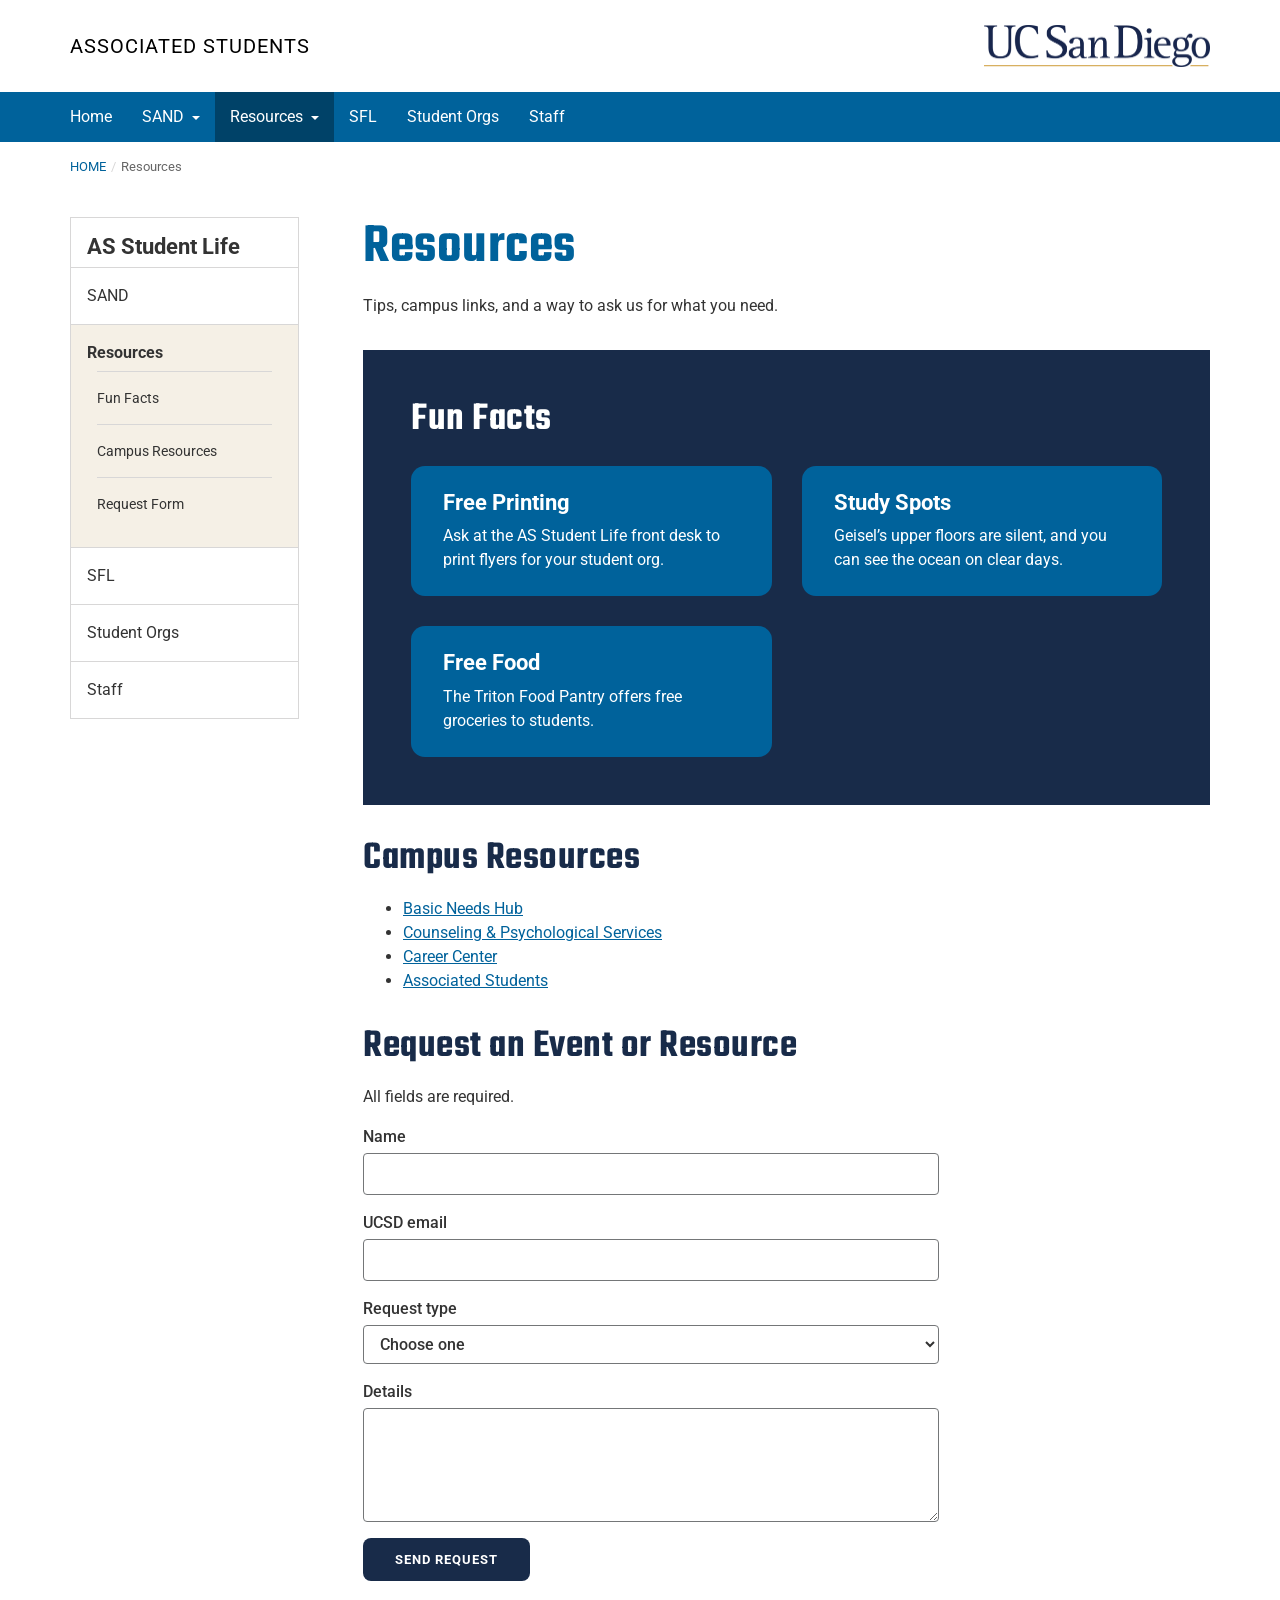
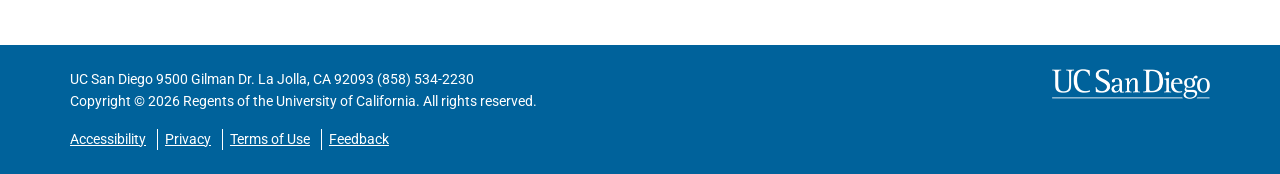
<file: as-site/resources.html>
<!DOCTYPE html>
<html lang="en">
<head>
  <meta charset="utf-8">
  <meta name="viewport" content="width=device-width, initial-scale=1">
  <title>Resources | AS Student Life | UC San Diego</title>
  <meta name="description" content="Free printing, study spots, campus resource hubs, and event and resource requests.">
  <link rel="stylesheet" href="https://fonts.googleapis.com/css2?family=Roboto:wght@400;500;700&amp;family=Teko:wght@600&amp;display=swap">
  <link rel="stylesheet" href="style.css">
  <script src="menu.js" defer></script>
</head>
<body>
  <a class="skip-link" href="#main">Skip to main content</a>

  <header class="site-header">
    <a class="site-name" href="index.html">Associated Students</a>
    <a class="ucsd-logo" href="https://ucsd.edu"><img src="images/ucsd-logo.png" alt="UC San Diego" width="451" height="85"></a>
  </header>

  <nav class="site-nav" aria-label="Main">
    <button type="button" aria-controls="nav-list" hidden>MENU</button>
    <ul id="nav-list">
      <li><a href="index.html">Home</a></li>
      <li>
        <a href="sand.html">SAND</a>
        <ul>
          <li><a href="sand.html#open-programs">Open Programs</a></li>
          <li><a href="sand.html#how-to-apply">How to Apply</a></li>
          <li><a href="sand.html#tabling-events">Tabling Events</a></li>
          <li><a href="sand.html#for-companies">For Companies</a></li>
        </ul>
      </li>
      <li>
        <a href="resources.html" aria-current="page">Resources</a>
        <ul>
          <li><a href="resources.html#fun-facts">Fun Facts</a></li>
          <li><a href="resources.html#campus-resources">Campus Resources</a></li>
          <li><a href="resources.html#request-form">Request Form</a></li>
        </ul>
      </li>
      <li><a href="sfl.html">SFL</a></li>
      <li><a href="student-orgs.html">Student Orgs</a></li>
      <li><a href="staff.html">Staff</a></li>
    </ul>
  </nav>

  <main id="main" class="page">
    <nav class="breadcrumbs" aria-label="Breadcrumb">
      <ol>
        <li><a href="index.html">Home</a></li>
        <li aria-current="page">Resources</li>
      </ol>
    </nav>
    <article>
      <h1>Resources</h1>
      <p>Tips, campus links, and a way to ask us for what you need.</p>

      <section class="panel panel-dark" id="fun-facts">
        <h2>Fun Facts</h2>
        <ul class="card-list">
          <li>
            <h3>Free Printing</h3>
            <p>Ask at the AS Student Life front desk to print flyers for your student org.</p>
          </li>
          <li>
            <h3>Study Spots</h3>
            <p>Geisel’s upper floors are silent, and you can see the ocean on clear days.</p>
          </li>
          <li>
            <h3>Free Food</h3>
            <p>The Triton Food Pantry offers free groceries to students.</p>
          </li>
        </ul>
      </section>

      <section id="campus-resources">
        <h2>Campus Resources</h2>
        <ul>
          <li><a href="https://basicneeds.ucsd.edu">Basic Needs Hub</a></li>
          <li><a href="https://caps.ucsd.edu">Counseling &amp; Psychological Services</a></li>
          <li><a href="https://career.ucsd.edu">Career Center</a></li>
          <li><a href="https://as.ucsd.edu">Associated Students</a></li>
        </ul>
      </section>

      <section id="request-form">
        <h2>Request an Event or Resource</h2>
        <p>All fields are required.</p>
        <!-- Set action to your form service (Google Forms, Formspree, etc.) so submissions reach you. -->
        <form action="#" method="post">
          <label>Name <input type="text" name="name" autocomplete="name" required></label>
          <label>UCSD email <input type="email" name="email" autocomplete="email" required></label>
          <label>Request type
            <select name="request-type" required>
              <option value="">Choose one</option>
              <option>Event</option>
              <option>Resource</option>
              <option>Other</option>
            </select>
          </label>
          <label>Details <textarea name="details" rows="4" required></textarea></label>
          <button class="button" type="submit">Send Request</button>
        </form>
      </section>
    </article>

    <nav class="sidebar" aria-label="Sections">
      <h2><a href="index.html">AS Student Life</a></h2>
      <ul>
        <li><a href="sand.html">SAND</a></li>
        <li><a href="resources.html" aria-current="page">Resources</a>
          <ul>
            <li><a href="resources.html#fun-facts">Fun Facts</a></li>
            <li><a href="resources.html#campus-resources">Campus Resources</a></li>
            <li><a href="resources.html#request-form">Request Form</a></li>
          </ul>
        </li>
        <li><a href="sfl.html">SFL</a></li>
        <li><a href="student-orgs.html">Student Orgs</a></li>
        <li><a href="staff.html">Staff</a></li>
      </ul>
    </nav>
  </main>

  <footer>
    <p>UC San Diego 9500 Gilman Dr. La Jolla, CA 92093 (858) 534-2230<br>Copyright © 2026 Regents of the University of California. All rights reserved.</p>
    <ul>
      <li><a href="https://accessibility.ucsd.edu/">Accessibility</a></li>
      <li><a href="https://ucsd.edu/about/privacy.html">Privacy</a></li>
      <li><a href="https://ucsd.edu/about/terms-of-use.html">Terms of Use</a></li>
      <li><a href="mailto:studentlife@example.edu">Feedback</a></li>
    </ul>
    <a href="https://ucsd.edu/"><img src="images/ucsd-logo-white.png" alt="UC San Diego" width="315" height="60"></a>
  </footer>
</body>
</html>
</file>
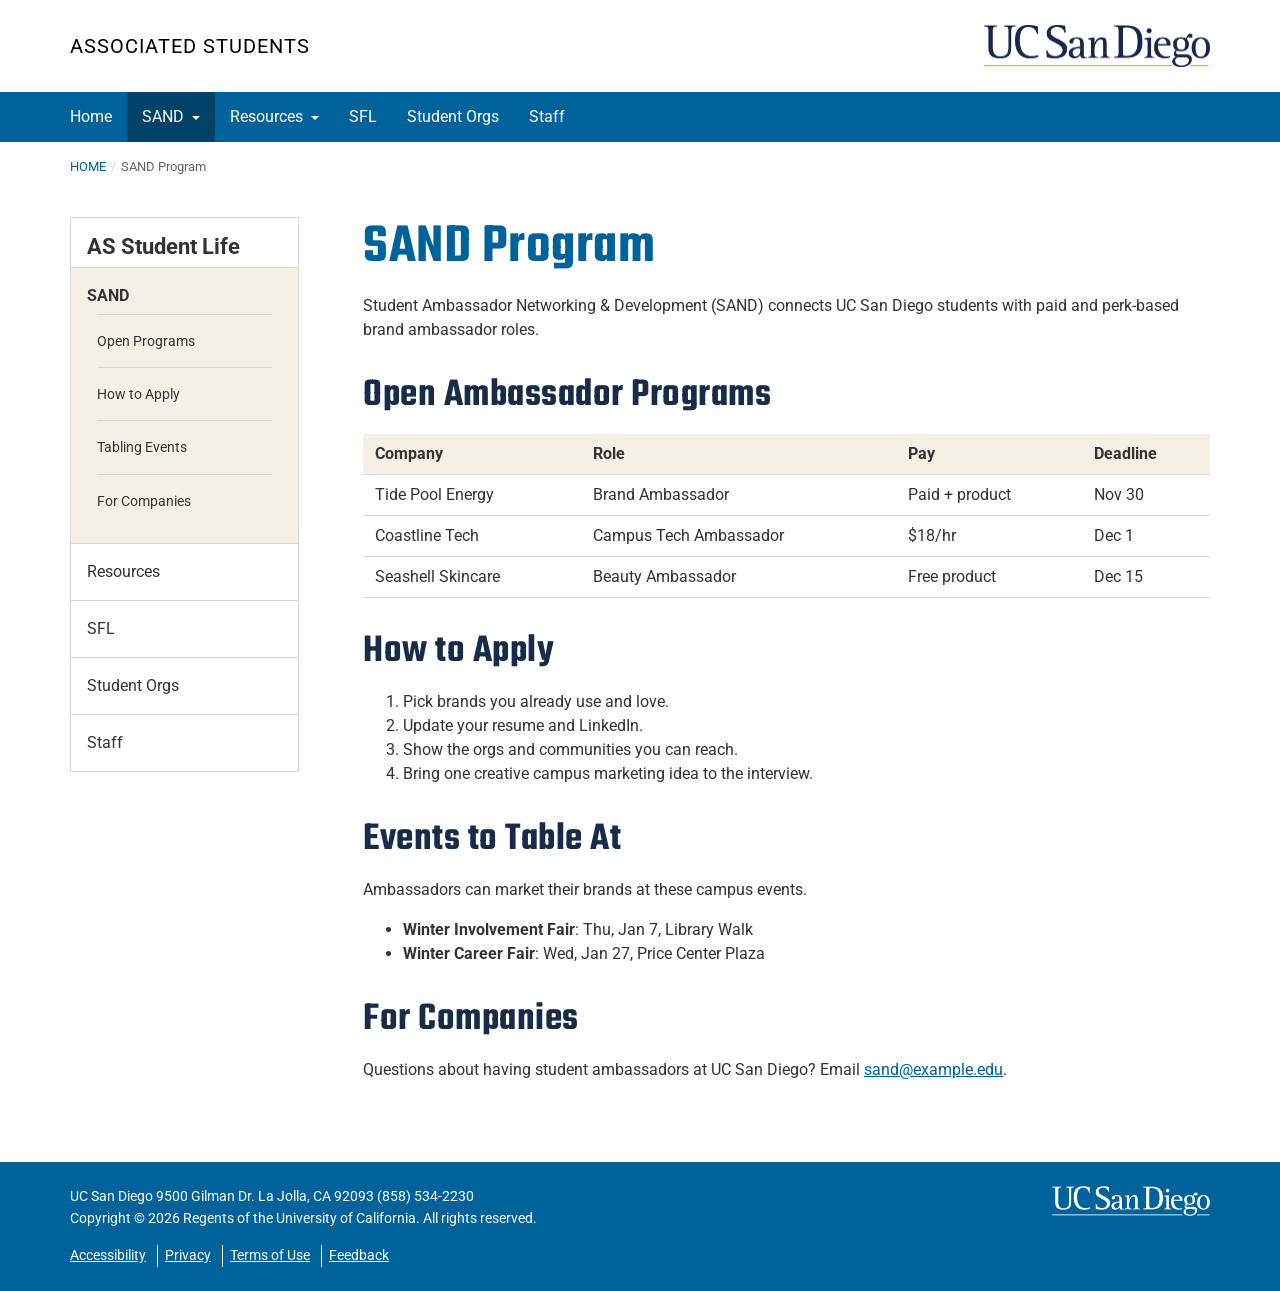
<file: as-site/sand.html>
<!DOCTYPE html>
<html lang="en">
<head>
  <meta charset="utf-8">
  <meta name="viewport" content="width=device-width, initial-scale=1">
  <title>SAND Program | AS Student Life | UC San Diego</title>
  <meta name="description" content="SAND connects UC San Diego students with brand ambassador programs.">
  <link rel="stylesheet" href="https://fonts.googleapis.com/css2?family=Roboto:wght@400;500;700&amp;family=Teko:wght@600&amp;display=swap">
  <link rel="stylesheet" href="style.css">
  <script src="menu.js" defer></script>
</head>
<body>
  <a class="skip-link" href="#main">Skip to main content</a>

  <header class="site-header">
    <a class="site-name" href="index.html">Associated Students</a>
    <a class="ucsd-logo" href="https://ucsd.edu"><img src="images/ucsd-logo.png" alt="UC San Diego" width="451" height="85"></a>
  </header>

  <nav class="site-nav" aria-label="Main">
    <button type="button" aria-controls="nav-list" hidden>MENU</button>
    <ul id="nav-list">
      <li><a href="index.html">Home</a></li>
      <li>
        <a href="sand.html" aria-current="page">SAND</a>
        <ul>
          <li><a href="sand.html#open-programs">Open Programs</a></li>
          <li><a href="sand.html#how-to-apply">How to Apply</a></li>
          <li><a href="sand.html#tabling-events">Tabling Events</a></li>
          <li><a href="sand.html#for-companies">For Companies</a></li>
        </ul>
      </li>
      <li>
        <a href="resources.html">Resources</a>
        <ul>
          <li><a href="resources.html#fun-facts">Fun Facts</a></li>
          <li><a href="resources.html#campus-resources">Campus Resources</a></li>
          <li><a href="resources.html#request-form">Request Form</a></li>
        </ul>
      </li>
      <li><a href="sfl.html">SFL</a></li>
      <li><a href="student-orgs.html">Student Orgs</a></li>
      <li><a href="staff.html">Staff</a></li>
    </ul>
  </nav>

  <main id="main" class="page">
    <nav class="breadcrumbs" aria-label="Breadcrumb">
      <ol>
        <li><a href="index.html">Home</a></li>
        <li aria-current="page">SAND Program</li>
      </ol>
    </nav>
    <article>
      <h1>SAND Program</h1>
      <p>Student Ambassador Networking &amp; Development (SAND) connects UC San Diego students with paid and perk-based brand ambassador roles.</p>

      <section id="open-programs">
        <h2>Open Ambassador Programs</h2>
        <table>
          <thead>
            <tr>
              <th scope="col">Company</th>
              <th scope="col">Role</th>
              <th scope="col">Pay</th>
              <th scope="col">Deadline</th>
            </tr>
          </thead>
          <tbody>
            <tr>
              <td>Tide Pool Energy</td>
              <td>Brand Ambassador</td>
              <td>Paid + product</td>
              <td><time datetime="2026-11-30">Nov 30</time></td>
            </tr>
            <tr>
              <td>Coastline Tech</td>
              <td>Campus Tech Ambassador</td>
              <td>$18/hr</td>
              <td><time datetime="2026-12-01">Dec 1</time></td>
            </tr>
            <tr>
              <td>Seashell Skincare</td>
              <td>Beauty Ambassador</td>
              <td>Free product</td>
              <td><time datetime="2026-12-15">Dec 15</time></td>
            </tr>
          </tbody>
        </table>
      </section>

      <section id="how-to-apply">
        <h2>How to Apply</h2>
        <ol>
          <li>Pick brands you already use and love.</li>
          <li>Update your resume and LinkedIn.</li>
          <li>Show the orgs and communities you can reach.</li>
          <li>Bring one creative campus marketing idea to the interview.</li>
        </ol>
      </section>

      <section id="tabling-events">
        <h2>Events to Table At</h2>
        <p>Ambassadors can market their brands at these campus events.</p>
        <ul>
          <li><strong>Winter Involvement Fair</strong>: <time datetime="2027-01-07">Thu, Jan 7</time>, Library Walk</li>
          <li><strong>Winter Career Fair</strong>: <time datetime="2027-01-27">Wed, Jan 27</time>, Price Center Plaza</li>
        </ul>
      </section>

      <section id="for-companies">
        <h2>For Companies</h2>
        <p>Questions about having student ambassadors at UC San Diego? Email <a href="mailto:sand@example.edu">sand@example.edu</a>.</p>
      </section>
    </article>

    <nav class="sidebar" aria-label="Sections">
      <h2><a href="index.html">AS Student Life</a></h2>
      <ul>
        <li><a href="sand.html" aria-current="page">SAND</a>
          <ul>
            <li><a href="sand.html#open-programs">Open Programs</a></li>
            <li><a href="sand.html#how-to-apply">How to Apply</a></li>
            <li><a href="sand.html#tabling-events">Tabling Events</a></li>
            <li><a href="sand.html#for-companies">For Companies</a></li>
          </ul>
        </li>
        <li><a href="resources.html">Resources</a></li>
        <li><a href="sfl.html">SFL</a></li>
        <li><a href="student-orgs.html">Student Orgs</a></li>
        <li><a href="staff.html">Staff</a></li>
      </ul>
    </nav>
  </main>

  <footer>
    <p>UC San Diego 9500 Gilman Dr. La Jolla, CA 92093 (858) 534-2230<br>Copyright © 2026 Regents of the University of California. All rights reserved.</p>
    <ul>
      <li><a href="https://accessibility.ucsd.edu/">Accessibility</a></li>
      <li><a href="https://ucsd.edu/about/privacy.html">Privacy</a></li>
      <li><a href="https://ucsd.edu/about/terms-of-use.html">Terms of Use</a></li>
      <li><a href="mailto:studentlife@example.edu">Feedback</a></li>
    </ul>
    <a href="https://ucsd.edu/"><img src="images/ucsd-logo-white.png" alt="UC San Diego" width="315" height="60"></a>
  </footer>
</body>
</html>
</file>
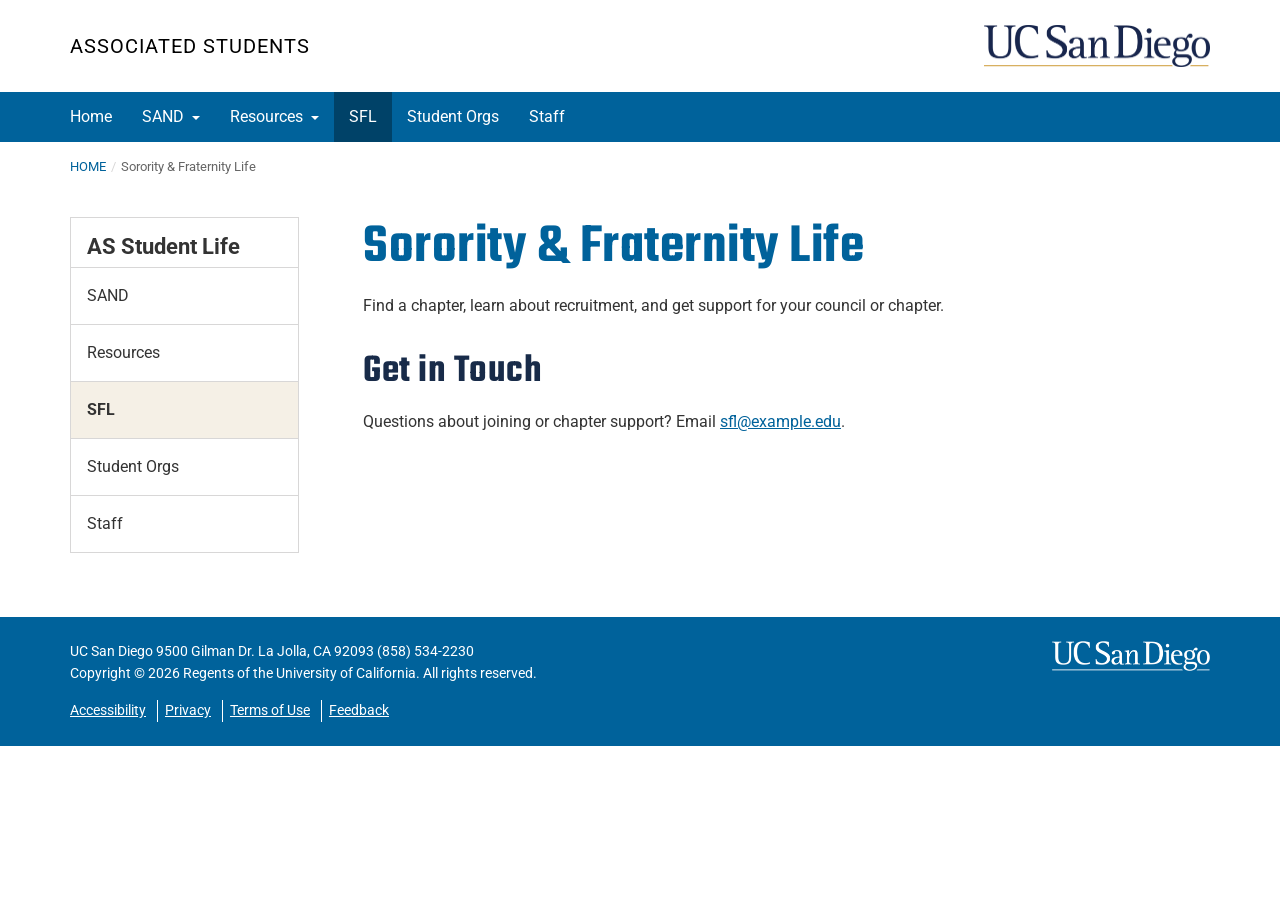
<file: as-site/sfl.html>
<!DOCTYPE html>
<html lang="en">
<head>
  <meta charset="utf-8">
  <meta name="viewport" content="width=device-width, initial-scale=1">
  <title>Sorority &amp; Fraternity Life | AS Student Life | UC San Diego</title>
  <meta name="description" content="Sorority and Fraternity Life at UC San Diego.">
  <link rel="stylesheet" href="https://fonts.googleapis.com/css2?family=Roboto:wght@400;500;700&amp;family=Teko:wght@600&amp;display=swap">
  <link rel="stylesheet" href="style.css">
  <script src="menu.js" defer></script>
</head>
<body>
  <a class="skip-link" href="#main">Skip to main content</a>

  <header class="site-header">
    <a class="site-name" href="index.html">Associated Students</a>
    <a class="ucsd-logo" href="https://ucsd.edu"><img src="images/ucsd-logo.png" alt="UC San Diego" width="451" height="85"></a>
  </header>

  <nav class="site-nav" aria-label="Main">
    <button type="button" aria-controls="nav-list" hidden>MENU</button>
    <ul id="nav-list">
      <li><a href="index.html">Home</a></li>
      <li>
        <a href="sand.html">SAND</a>
        <ul>
          <li><a href="sand.html#open-programs">Open Programs</a></li>
          <li><a href="sand.html#how-to-apply">How to Apply</a></li>
          <li><a href="sand.html#tabling-events">Tabling Events</a></li>
          <li><a href="sand.html#for-companies">For Companies</a></li>
        </ul>
      </li>
      <li>
        <a href="resources.html">Resources</a>
        <ul>
          <li><a href="resources.html#fun-facts">Fun Facts</a></li>
          <li><a href="resources.html#campus-resources">Campus Resources</a></li>
          <li><a href="resources.html#request-form">Request Form</a></li>
        </ul>
      </li>
      <li><a href="sfl.html" aria-current="page">SFL</a></li>
      <li><a href="student-orgs.html">Student Orgs</a></li>
      <li><a href="staff.html">Staff</a></li>
    </ul>
  </nav>

  <main id="main" class="page">
    <nav class="breadcrumbs" aria-label="Breadcrumb">
      <ol>
        <li><a href="index.html">Home</a></li>
        <li aria-current="page">Sorority &amp; Fraternity Life</li>
      </ol>
    </nav>
    <article>
      <h1>Sorority &amp; Fraternity Life</h1>
      <p>Find a chapter, learn about recruitment, and get support for your council or chapter.</p>

      <section>
        <h2>Get in Touch</h2>
        <p>Questions about joining or chapter support? Email <a href="mailto:sfl@example.edu">sfl@example.edu</a>.</p>
      </section>
    </article>

    <nav class="sidebar" aria-label="Sections">
      <h2><a href="index.html">AS Student Life</a></h2>
      <ul>
        <li><a href="sand.html">SAND</a></li>
        <li><a href="resources.html">Resources</a></li>
        <li><a href="sfl.html" aria-current="page">SFL</a></li>
        <li><a href="student-orgs.html">Student Orgs</a></li>
        <li><a href="staff.html">Staff</a></li>
      </ul>
    </nav>
  </main>

  <footer>
    <p>UC San Diego 9500 Gilman Dr. La Jolla, CA 92093 (858) 534-2230<br>Copyright © 2026 Regents of the University of California. All rights reserved.</p>
    <ul>
      <li><a href="https://accessibility.ucsd.edu/">Accessibility</a></li>
      <li><a href="https://ucsd.edu/about/privacy.html">Privacy</a></li>
      <li><a href="https://ucsd.edu/about/terms-of-use.html">Terms of Use</a></li>
      <li><a href="mailto:studentlife@example.edu">Feedback</a></li>
    </ul>
    <a href="https://ucsd.edu/"><img src="images/ucsd-logo-white.png" alt="UC San Diego" width="315" height="60"></a>
  </footer>
</body>
</html>
</file>
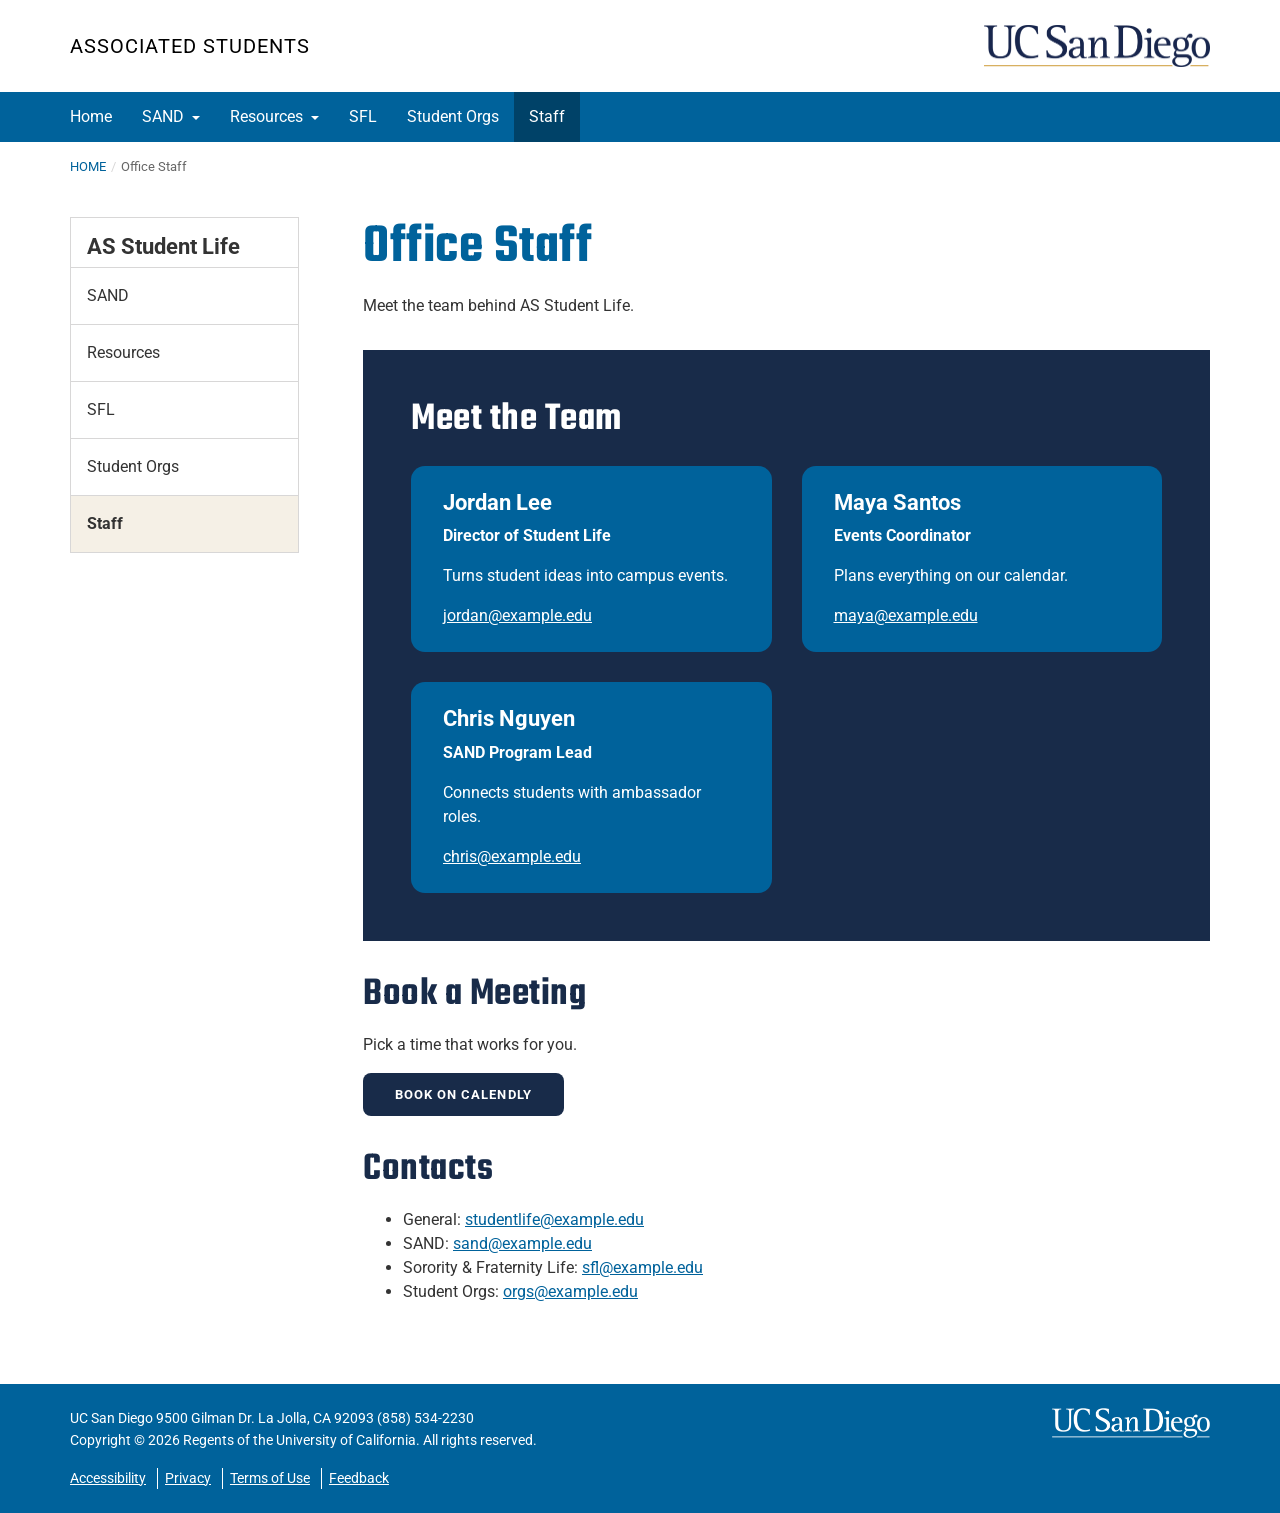
<file: as-site/staff.html>
<!DOCTYPE html>
<html lang="en">
<head>
  <meta charset="utf-8">
  <meta name="viewport" content="width=device-width, initial-scale=1">
  <title>Office Staff | AS Student Life | UC San Diego</title>
  <meta name="description" content="Meet the AS Student Life office staff, book a meeting, and find contact emails.">
  <link rel="stylesheet" href="https://fonts.googleapis.com/css2?family=Roboto:wght@400;500;700&amp;family=Teko:wght@600&amp;display=swap">
  <link rel="stylesheet" href="style.css">
  <script src="menu.js" defer></script>
</head>
<body>
  <a class="skip-link" href="#main">Skip to main content</a>

  <header class="site-header">
    <a class="site-name" href="index.html">Associated Students</a>
    <a class="ucsd-logo" href="https://ucsd.edu"><img src="images/ucsd-logo.png" alt="UC San Diego" width="451" height="85"></a>
  </header>

  <nav class="site-nav" aria-label="Main">
    <button type="button" aria-controls="nav-list" hidden>MENU</button>
    <ul id="nav-list">
      <li><a href="index.html">Home</a></li>
      <li>
        <a href="sand.html">SAND</a>
        <ul>
          <li><a href="sand.html#open-programs">Open Programs</a></li>
          <li><a href="sand.html#how-to-apply">How to Apply</a></li>
          <li><a href="sand.html#tabling-events">Tabling Events</a></li>
          <li><a href="sand.html#for-companies">For Companies</a></li>
        </ul>
      </li>
      <li>
        <a href="resources.html">Resources</a>
        <ul>
          <li><a href="resources.html#fun-facts">Fun Facts</a></li>
          <li><a href="resources.html#campus-resources">Campus Resources</a></li>
          <li><a href="resources.html#request-form">Request Form</a></li>
        </ul>
      </li>
      <li><a href="sfl.html">SFL</a></li>
      <li><a href="student-orgs.html">Student Orgs</a></li>
      <li><a href="staff.html" aria-current="page">Staff</a></li>
    </ul>
  </nav>

  <main id="main" class="page">
    <nav class="breadcrumbs" aria-label="Breadcrumb">
      <ol>
        <li><a href="index.html">Home</a></li>
        <li aria-current="page">Office Staff</li>
      </ol>
    </nav>
    <article>
      <h1>Office Staff</h1>
      <p>Meet the team behind AS Student Life.</p>

      <section class="panel panel-dark" id="team">
        <h2>Meet the Team</h2>
        <ul class="card-list">
          <li>
            <h3>Jordan Lee</h3>
            <p><strong>Director of Student Life</strong></p>
            <p>Turns student ideas into campus events.</p>
            <p><a href="mailto:jordan@example.edu">jordan@example.edu</a></p>
          </li>
          <li>
            <h3>Maya Santos</h3>
            <p><strong>Events Coordinator</strong></p>
            <p>Plans everything on our calendar.</p>
            <p><a href="mailto:maya@example.edu">maya@example.edu</a></p>
          </li>
          <li>
            <h3>Chris Nguyen</h3>
            <p><strong>SAND Program Lead</strong></p>
            <p>Connects students with ambassador roles.</p>
            <p><a href="mailto:chris@example.edu">chris@example.edu</a></p>
          </li>
        </ul>
      </section>

      <section id="book-a-meeting">
        <h2>Book a Meeting</h2>
        <p>Pick a time that works for you.</p>
        <a class="button" href="https://calendly.com/your-calendly-link">Book on Calendly</a>
      </section>

      <section id="contacts">
        <h2>Contacts</h2>
        <ul>
          <li>General: <a href="mailto:studentlife@example.edu">studentlife@example.edu</a></li>
          <li>SAND: <a href="mailto:sand@example.edu">sand@example.edu</a></li>
          <li>Sorority &amp; Fraternity Life: <a href="mailto:sfl@example.edu">sfl@example.edu</a></li>
          <li>Student Orgs: <a href="mailto:orgs@example.edu">orgs@example.edu</a></li>
        </ul>
      </section>
    </article>

    <nav class="sidebar" aria-label="Sections">
      <h2><a href="index.html">AS Student Life</a></h2>
      <ul>
        <li><a href="sand.html">SAND</a></li>
        <li><a href="resources.html">Resources</a></li>
        <li><a href="sfl.html">SFL</a></li>
        <li><a href="student-orgs.html">Student Orgs</a></li>
        <li><a href="staff.html" aria-current="page">Staff</a></li>
      </ul>
    </nav>
  </main>

  <footer>
    <p>UC San Diego 9500 Gilman Dr. La Jolla, CA 92093 (858) 534-2230<br>Copyright © 2026 Regents of the University of California. All rights reserved.</p>
    <ul>
      <li><a href="https://accessibility.ucsd.edu/">Accessibility</a></li>
      <li><a href="https://ucsd.edu/about/privacy.html">Privacy</a></li>
      <li><a href="https://ucsd.edu/about/terms-of-use.html">Terms of Use</a></li>
      <li><a href="mailto:studentlife@example.edu">Feedback</a></li>
    </ul>
    <a href="https://ucsd.edu/"><img src="images/ucsd-logo-white.png" alt="UC San Diego" width="315" height="60"></a>
  </footer>
</body>
</html>
</file>
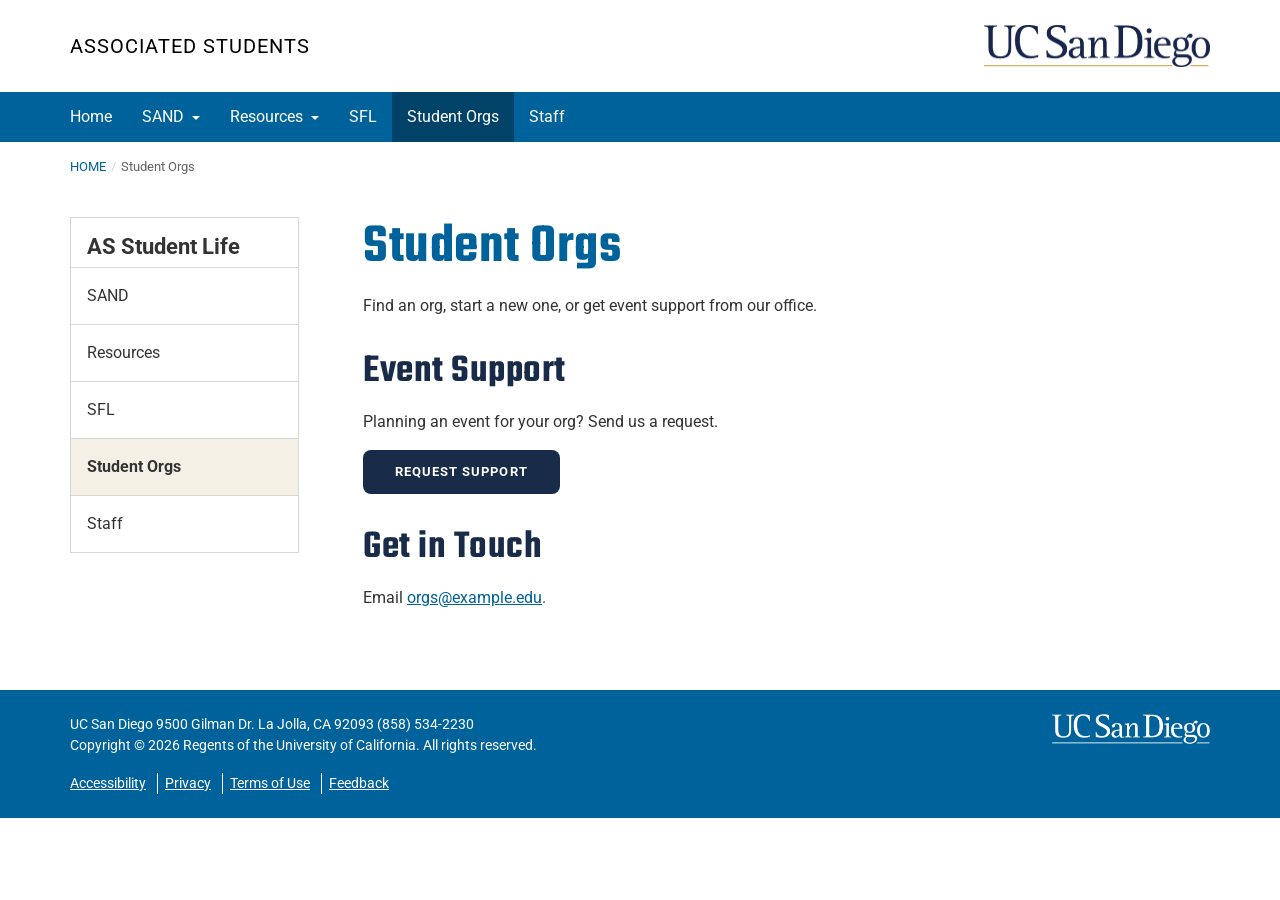
<file: as-site/student-orgs.html>
<!DOCTYPE html>
<html lang="en">
<head>
  <meta charset="utf-8">
  <meta name="viewport" content="width=device-width, initial-scale=1">
  <title>Student Orgs | AS Student Life | UC San Diego</title>
  <meta name="description" content="Find, start, and get event support for student organizations at UC San Diego.">
  <link rel="stylesheet" href="https://fonts.googleapis.com/css2?family=Roboto:wght@400;500;700&amp;family=Teko:wght@600&amp;display=swap">
  <link rel="stylesheet" href="style.css">
  <script src="menu.js" defer></script>
</head>
<body>
  <a class="skip-link" href="#main">Skip to main content</a>

  <header class="site-header">
    <a class="site-name" href="index.html">Associated Students</a>
    <a class="ucsd-logo" href="https://ucsd.edu"><img src="images/ucsd-logo.png" alt="UC San Diego" width="451" height="85"></a>
  </header>

  <nav class="site-nav" aria-label="Main">
    <button type="button" aria-controls="nav-list" hidden>MENU</button>
    <ul id="nav-list">
      <li><a href="index.html">Home</a></li>
      <li>
        <a href="sand.html">SAND</a>
        <ul>
          <li><a href="sand.html#open-programs">Open Programs</a></li>
          <li><a href="sand.html#how-to-apply">How to Apply</a></li>
          <li><a href="sand.html#tabling-events">Tabling Events</a></li>
          <li><a href="sand.html#for-companies">For Companies</a></li>
        </ul>
      </li>
      <li>
        <a href="resources.html">Resources</a>
        <ul>
          <li><a href="resources.html#fun-facts">Fun Facts</a></li>
          <li><a href="resources.html#campus-resources">Campus Resources</a></li>
          <li><a href="resources.html#request-form">Request Form</a></li>
        </ul>
      </li>
      <li><a href="sfl.html">SFL</a></li>
      <li><a href="student-orgs.html" aria-current="page">Student Orgs</a></li>
      <li><a href="staff.html">Staff</a></li>
    </ul>
  </nav>

  <main id="main" class="page">
    <nav class="breadcrumbs" aria-label="Breadcrumb">
      <ol>
        <li><a href="index.html">Home</a></li>
        <li aria-current="page">Student Orgs</li>
      </ol>
    </nav>
    <article>
      <h1>Student Orgs</h1>
      <p>Find an org, start a new one, or get event support from our office.</p>

      <section>
        <h2>Event Support</h2>
        <p>Planning an event for your org? Send us a request.</p>
        <a class="button" href="resources.html#request-form">Request Support</a>
      </section>

      <section>
        <h2>Get in Touch</h2>
        <p>Email <a href="mailto:orgs@example.edu">orgs@example.edu</a>.</p>
      </section>
    </article>

    <nav class="sidebar" aria-label="Sections">
      <h2><a href="index.html">AS Student Life</a></h2>
      <ul>
        <li><a href="sand.html">SAND</a></li>
        <li><a href="resources.html">Resources</a></li>
        <li><a href="sfl.html">SFL</a></li>
        <li><a href="student-orgs.html" aria-current="page">Student Orgs</a></li>
        <li><a href="staff.html">Staff</a></li>
      </ul>
    </nav>
  </main>

  <footer>
    <p>UC San Diego 9500 Gilman Dr. La Jolla, CA 92093 (858) 534-2230<br>Copyright © 2026 Regents of the University of California. All rights reserved.</p>
    <ul>
      <li><a href="https://accessibility.ucsd.edu/">Accessibility</a></li>
      <li><a href="https://ucsd.edu/about/privacy.html">Privacy</a></li>
      <li><a href="https://ucsd.edu/about/terms-of-use.html">Terms of Use</a></li>
      <li><a href="mailto:studentlife@example.edu">Feedback</a></li>
    </ul>
    <a href="https://ucsd.edu/"><img src="images/ucsd-logo-white.png" alt="UC San Diego" width="315" height="60"></a>
  </footer>
</body>
</html>
</file>
<file: style.css>
:root {
  --navy: #182B49;
  --blue: #00629B;
  --dark-blue: #004268;
  --sea: #00778F;
  --turquoise: #00C6D7;
  --sand: #F3E7D3;
  --sand-light: #FAF4E9;
  --line: #D8D7D7;
  --cool-gray: #747678;
  --gray: #666666;
  --text: #333333;
  --white: #FFFFFF;
  --black: #000000;

  --space-1: 4px;
  --space-2: 8px;
  --space-3: 12px;
  --space-4: 16px;
  --space-5: 24px;
  --space-6: 32px;
  --space-7: 48px;
  --space-8: 64px;

  --font: "Roboto", "Helvetica Neue", Helvetica, Arial, sans-serif;
  --font-display: "Teko", "Arial Narrow", sans-serif;
  --content: 1140px;
  --gutter: var(--space-4);
  /* Side padding that lines content up in a centered 1140px column on any width */
  --inline: max(var(--gutter), (100% - var(--content)) / 2);
  /* Home page panels sit in a slightly wider 1200px column, like as.ucsd.edu */
  --panel-inline: max(var(--gutter), (100% - 1200px) / 2);
  --panel-padding: var(--space-5);
}

* {
  box-sizing: border-box;
}

body {
  display: flex;
  flex-direction: column;
  min-height: 100vh;
  margin: 0;
  font-family: var(--font);
  line-height: 1.5;
  color: var(--text);
  background: var(--white);
}

img {
  display: block;
  max-width: 100%;
  height: auto;
}

a {
  color: var(--blue);
}

:focus-visible {
  outline: 2px solid var(--blue);
  outline-offset: 2px;
}

.site-nav :focus-visible,
.hero :focus-visible,
.panel-dark :focus-visible,
footer :focus-visible {
  outline-color: var(--white);
}

h1,
h2 {
  margin: 0 0 var(--space-4);
  font-family: var(--font-display);
  font-weight: 600;
  letter-spacing: 0.5px;
  line-height: 1.1;
}

h1 {
  font-size: clamp(2.5rem, 5vw, 3.5rem);
  color: var(--blue);
}

h2 {
  font-size: 2.5rem;
  color: var(--navy);
}

h3 {
  margin: 0 0 var(--space-2);
  font-size: 1.375rem;
  line-height: 1.2;
  color: var(--navy);
}

p,
ul,
ol {
  margin: 0 0 var(--space-4);
}

.skip-link {
  position: absolute;
  top: var(--space-2);
  left: var(--space-2);
  z-index: 2;
  padding: var(--space-2) var(--space-4);
  background: var(--white);
}

.skip-link:not(:focus) {
  clip-path: inset(50%);
}

.site-header {
  display: flex;
  align-items: center;
  justify-content: space-between;
  gap: var(--space-4);
  min-height: 92px;
  padding: var(--space-4) var(--inline);
  background: var(--white);
}

.site-name {
  color: var(--black);
  font-size: 1.25rem;
  letter-spacing: 1px;
  text-decoration: none;
  text-transform: uppercase;
}

.site-name:hover {
  color: var(--gray);
}

.ucsd-logo {
  display: none;
}

.ucsd-logo img {
  width: 226px;
}

.site-nav {
  padding-inline: var(--inline);
  background: var(--blue);
}

.site-nav button {
  margin-block: var(--space-2);
  padding: var(--space-2) var(--space-4);
  border: 2px solid var(--white);
  border-radius: 4px;
  background: none;
  color: var(--white);
  font: inherit;
  font-weight: 700;
  letter-spacing: 0.08em;
  cursor: pointer;
}

.site-nav button[aria-expanded="false"] + ul {
  display: none;
}

.site-nav ul {
  margin: 0;
  padding: 0;
  list-style: none;
}

.site-nav > ul {
  margin-inline: -15px;
  padding-bottom: var(--space-2);
}

.site-nav ul ul {
  padding-left: var(--space-5);
}

.site-nav a {
  display: block;
  padding: 13px 15px;
  color: var(--white);
  text-decoration: none;
}

.site-nav a:hover,
.site-nav a[aria-current="page"] {
  background: var(--dark-blue);
}

.breadcrumbs ol {
  display: flex;
  flex-wrap: wrap;
  margin: 0;
  padding: 15px 0 0;
  list-style: none;
  color: var(--gray);
  font-size: 0.8125rem;
}

.breadcrumbs li + li::before {
  content: "/" / "";
  padding: 0 5px;
  color: var(--line);
}

.breadcrumbs a {
  text-decoration: none;
  text-transform: uppercase;
}

.button {
  display: inline-block;
  padding: var(--space-3) var(--space-6);
  border: 0;
  border-radius: 8px;
  background: var(--navy);
  color: var(--white);
  font: inherit;
  font-size: 0.8125rem;
  font-weight: 700;
  letter-spacing: 0.08em;
  text-decoration: none;
  text-transform: uppercase;
  cursor: pointer;
}

.button:hover {
  background: var(--blue);
}

.hero {
  display: grid;
  background: var(--navy);
}

.hero > * {
  grid-area: 1 / 1;
}

.hero img {
  width: 100%;
  height: 100%;
  min-height: 20rem;
  object-fit: cover;
}

.hero header {
  align-self: start;
  margin: 8% var(--inline) var(--space-6);
}

.hero h1 {
  margin-bottom: var(--space-6);
  color: var(--white);
  text-shadow: 0 0 50px rgb(0 0 0 / 0.75);
}

.hero .button {
  padding: 14px 60px;
  border: 2px solid var(--turquoise);
  background: var(--turquoise);
  color: var(--navy);
  font-size: 1rem;
  letter-spacing: 0.1em;
}

.hero .button:hover {
  background: var(--white);
  color: var(--navy);
}

.panel {
  padding: var(--panel-padding);
  background: var(--sand);
}

main > .panel {
  margin: var(--space-8) var(--panel-inline);
}

.panel h2 {
  margin-bottom: var(--space-5);
}

.panel-dark {
  background: var(--navy);
  color: var(--white);
}

.panel-dark h3,
.panel-dark a {
  color: var(--white);
}

.panel-dark h2 {
  color: var(--turquoise);
}

.panel-split {
  display: grid;
  gap: var(--space-6);
  align-items: center;
}

.panel-card {
  padding: var(--space-5) var(--space-6) var(--space-6);
  border-radius: 14px;
  background: var(--white);
}

.panel-card > :last-child {
  margin-bottom: 0;
}

.card-list {
  display: grid;
  grid-template-columns: repeat(auto-fit, minmax(min(16rem, 100%), 1fr));
  gap: 30px;
  margin: 0;
  padding: 0;
  list-style: none;
}

.card-list > li {
  padding: var(--space-5) var(--space-6);
  border-radius: 14px;
  background: var(--white);
  color: var(--navy);
}

.panel-dark .card-list > li {
  background: var(--sea);
  color: var(--white);
}

.card-list > li > :last-child {
  margin-bottom: 0;
}

.card-list img {
  width: 200px;
  margin-bottom: var(--space-4);
  border-radius: 8px;
}

.card-list time {
  display: block;
  margin-bottom: var(--space-1);
  font-size: 0.85em;
  text-transform: uppercase;
}

iframe {
  display: block;
  width: 100%;
  height: 600px;
  margin-bottom: var(--space-4);
  border: 0;
  border-radius: 14px;
  background: var(--white);
}

dl {
  display: grid;
  grid-template-columns: auto 1fr;
  gap: var(--space-2) var(--space-5);
  margin: 0 0 var(--space-5);
}

dt {
  font-weight: 700;
}

dd {
  margin: 0;
}

.page {
  padding: 0 var(--inline) var(--space-8);
}

.page article {
  padding-top: 40px;
}

.page section {
  margin-top: var(--space-6);
}

.sidebar {
  margin-top: var(--space-7);
  padding: var(--space-4);
  border: 1px solid var(--line);
}

.sidebar h2 {
  margin: 0 0 0.4em;
  font-family: var(--font);
  font-size: 1.4rem;
  font-weight: 700;
  letter-spacing: normal;
  color: var(--text);
}

.sidebar h2 a {
  color: inherit;
  text-decoration: none;
}

.sidebar ul {
  margin: 0 calc(-1 * var(--space-4)) calc(-1 * var(--space-4));
  padding: 0;
  list-style: none;
}

.sidebar li {
  border-top: 1px solid var(--line);
}

.sidebar ul a {
  display: block;
  padding: var(--space-4);
  color: var(--text);
  text-decoration: none;
}

.sidebar ul a:hover {
  background: var(--sand-light);
}

.sidebar li:has(> [aria-current="page"]) {
  padding: var(--space-4);
  background: var(--sand);
  font-weight: 700;
}

.sidebar li:has(> [aria-current="page"]) a {
  padding-inline: 0;
  background: none;
}

.sidebar li:has(> [aria-current="page"]) > a {
  padding-block: 0;
}

.sidebar li:has(> [aria-current="page"]) a:hover {
  text-decoration: underline;
}

.sidebar ul ul {
  margin: 0.4em 0 0;
  padding: 0 10px;
  font-size: 85%;
  font-weight: 400;
}

table {
  width: 100%;
  margin-bottom: var(--space-4);
  border-collapse: collapse;
}

th,
td {
  padding: var(--space-2) var(--space-3);
  border-bottom: 1px solid var(--line);
  text-align: left;
  vertical-align: top;
}

th {
  background: var(--sand);
}

form {
  display: grid;
  gap: var(--space-4);
  max-width: 36rem;
}

form label {
  display: grid;
  gap: var(--space-1);
  font-weight: 500;
}

input,
select,
textarea {
  padding: var(--space-2) var(--space-3);
  border: 1px solid var(--cool-gray);
  border-radius: 4px;
  background: var(--white);
  color: inherit;
  font: inherit;
}

form .button {
  justify-self: start;
}

footer {
  display: grid;
  gap: var(--space-4);
  margin-top: auto;
  padding: calc(var(--space-5) + 20px) var(--inline) var(--space-5);
  background: url("images/wave.svg") top center / 160px 20px repeat-x, var(--sea);
  color: var(--white);
  font-size: 0.9rem;
}

footer p,
footer ul {
  margin: 0;
}

footer ul {
  display: flex;
  flex-wrap: wrap;
  row-gap: var(--space-1);
  padding: 0;
  list-style: none;
}

footer li {
  margin-right: 0.5em;
  padding-right: 0.75em;
  border-right: 1px solid var(--white);
}

footer li:last-child {
  border-right: 0;
}

footer a {
  color: var(--white);
}

footer img {
  width: 158px;
}

@media (min-width: 768px) {
  :root {
    --gutter: var(--space-5);
    --panel-padding: var(--space-7);
  }

  .ucsd-logo {
    display: block;
  }

  .site-nav button {
    display: none;
  }

  /* Repeats the mobile "closed" selector so the menu always shows on wider screens */
  .site-nav > ul,
  .site-nav button[aria-expanded="false"] + ul {
    display: flex;
    padding: 0;
  }

  .site-nav > ul > li {
    position: relative;
  }

  .site-nav li:hover > a {
    background: var(--dark-blue);
  }

  .site-nav li:has(ul) > a::after {
    content: "";
    display: inline-block;
    margin-left: var(--space-2);
    border: var(--space-1) solid transparent;
    border-top-color: currentColor;
    border-bottom: 0;
    vertical-align: middle;
  }

  .site-nav ul ul {
    display: none;
    position: absolute;
    top: 100%;
    left: 0;
    z-index: 1;
    min-width: 160px;
    width: max-content;
    padding: 0;
    border: 1px solid rgb(0 0 0 / 0.15);
    background: var(--white);
    box-shadow: 0 6px 12px rgb(0 0 0 / 0.175);
  }

  .site-nav li:hover > ul,
  .site-nav li:focus-within > ul {
    display: block;
  }

  .site-nav ul ul a,
  .site-nav ul ul a:hover {
    padding: 6px 20px;
    background: var(--white);
    color: var(--blue);
  }

  .site-nav ul ul a:hover {
    text-decoration: underline;
  }

  .site-nav ul ul :focus-visible {
    outline-color: var(--blue);
  }

  .panel-split {
    grid-template-columns: 7fr 5fr;
  }

  .card-list > li:has(> img) {
    display: flow-root;
  }

  .card-list img {
    float: left;
    margin: 0 var(--space-5) 0 0;
  }

  footer {
    grid-template-columns: 1fr auto;
    column-gap: var(--space-6);
  }

  footer > a {
    grid-column: 2;
    grid-row: 1 / span 2;
  }
}

@media (min-width: 1024px) {
  :root {
    --gutter: var(--space-6);
  }

  .page {
    display: grid;
    grid-template-columns: 229px 1fr;
    column-gap: var(--space-8);
  }

  .breadcrumbs {
    grid-column: 1 / -1;
  }

  .page article {
    grid-column: 2;
    grid-row: 2;
  }

  .sidebar {
    grid-column: 1;
    grid-row: 2;
    align-self: start;
    margin-top: 40px;
  }
}
</file>
<file: as-site/style.css>
:root {
  --navy: #182B49;
  --blue: #00629B;
  --dark-blue: #004268;
  --sand: #F5F0E6;
  --sand-light: #FAF7F2;
  --line: #D8D7D7;
  --cool-gray: #747678;
  --gray: #666666;
  --text: #333333;
  --white: #FFFFFF;
  --black: #000000;

  --space-1: 4px;
  --space-2: 8px;
  --space-3: 12px;
  --space-4: 16px;
  --space-5: 24px;
  --space-6: 32px;
  --space-7: 48px;
  --space-8: 64px;

  --font: "Roboto", "Helvetica Neue", Helvetica, Arial, sans-serif;
  --font-display: "Teko", "Arial Narrow", sans-serif;
  --content: 1140px;
  --gutter: var(--space-4);
  /* Side padding that lines content up in a centered 1140px column on any width */
  --inline: max(var(--gutter), (100% - var(--content)) / 2);
  /* Home page panels sit in a slightly wider 1200px column, like as.ucsd.edu */
  --panel-inline: max(var(--gutter), (100% - 1200px) / 2);
  --panel-padding: var(--space-5);
}

* {
  box-sizing: border-box;
}

body {
  margin: 0;
  font-family: var(--font);
  line-height: 1.5;
  color: var(--text);
  background: var(--white);
}

img {
  display: block;
  max-width: 100%;
  height: auto;
}

a {
  color: var(--blue);
}

:focus-visible {
  outline: 2px solid var(--blue);
  outline-offset: 2px;
}

.site-nav :focus-visible,
.hero :focus-visible,
.panel-dark :focus-visible,
footer :focus-visible {
  outline-color: var(--white);
}

h1,
h2 {
  margin: 0 0 var(--space-4);
  font-family: var(--font-display);
  font-weight: 600;
  letter-spacing: 0.5px;
  line-height: 1.1;
}

h1 {
  font-size: clamp(2.5rem, 5vw, 3.5rem);
  color: var(--blue);
}

h2 {
  font-size: 2.5rem;
  color: var(--navy);
}

h3 {
  margin: 0 0 var(--space-2);
  font-size: 1.375rem;
  line-height: 1.2;
  color: var(--navy);
}

p,
ul,
ol {
  margin: 0 0 var(--space-4);
}

.skip-link {
  position: absolute;
  top: var(--space-2);
  left: var(--space-2);
  z-index: 2;
  padding: var(--space-2) var(--space-4);
  background: var(--white);
}

.skip-link:not(:focus) {
  clip-path: inset(50%);
}

.site-header {
  display: flex;
  align-items: center;
  justify-content: space-between;
  gap: var(--space-4);
  min-height: 92px;
  padding: var(--space-4) var(--inline);
  background: var(--white);
}

.site-name {
  color: var(--black);
  font-size: 1.25rem;
  letter-spacing: 1px;
  text-decoration: none;
  text-transform: uppercase;
}

.site-name:hover {
  color: var(--gray);
}

.ucsd-logo {
  display: none;
}

.ucsd-logo img {
  width: 226px;
}

.site-nav {
  padding-inline: var(--inline);
  background: var(--blue);
}

.site-nav button {
  margin-block: var(--space-2);
  padding: var(--space-2) var(--space-4);
  border: 2px solid var(--white);
  border-radius: 4px;
  background: none;
  color: var(--white);
  font: inherit;
  font-weight: 700;
  letter-spacing: 0.08em;
  cursor: pointer;
}

.site-nav button[aria-expanded="false"] + ul {
  display: none;
}

.site-nav ul {
  margin: 0;
  padding: 0;
  list-style: none;
}

.site-nav > ul {
  margin-inline: -15px;
  padding-bottom: var(--space-2);
}

.site-nav ul ul {
  padding-left: var(--space-5);
}

.site-nav a {
  display: block;
  padding: 13px 15px;
  color: var(--white);
  text-decoration: none;
}

.site-nav a:hover,
.site-nav a[aria-current="page"] {
  background: var(--dark-blue);
}

.breadcrumbs ol {
  display: flex;
  flex-wrap: wrap;
  margin: 0;
  padding: 15px 0 0;
  list-style: none;
  color: var(--gray);
  font-size: 0.8125rem;
}

.breadcrumbs li + li::before {
  content: "/" / "";
  padding: 0 5px;
  color: var(--line);
}

.breadcrumbs a {
  text-decoration: none;
  text-transform: uppercase;
}

.button {
  display: inline-block;
  padding: var(--space-3) var(--space-6);
  border: 0;
  border-radius: 8px;
  background: var(--navy);
  color: var(--white);
  font: inherit;
  font-size: 0.8125rem;
  font-weight: 700;
  letter-spacing: 0.08em;
  text-decoration: none;
  text-transform: uppercase;
  cursor: pointer;
}

.button:hover {
  background: var(--blue);
}

.hero {
  display: grid;
  background: var(--navy);
}

.hero > * {
  grid-area: 1 / 1;
}

.hero img {
  width: 100%;
  height: 100%;
  min-height: 20rem;
  object-fit: cover;
}

.hero header {
  align-self: start;
  margin: 8% var(--inline) var(--space-6);
}

.hero h1 {
  margin-bottom: var(--space-6);
  color: var(--white);
  text-shadow: 0 0 50px rgb(0 0 0 / 0.75);
}

.hero .button {
  padding: 14px 60px;
  border: 2px solid var(--white);
  font-size: 1rem;
  letter-spacing: 0.1em;
}

.hero .button:hover {
  background: var(--white);
  color: var(--navy);
}

.panel {
  padding: var(--panel-padding);
  background: var(--sand);
}

main > .panel {
  margin: var(--space-8) var(--panel-inline);
}

.panel h2 {
  margin-bottom: var(--space-5);
}

.panel-dark {
  background: var(--navy);
  color: var(--white);
}

.panel-dark h2,
.panel-dark h3,
.panel-dark a {
  color: var(--white);
}

.panel-split {
  display: grid;
  gap: var(--space-6);
  align-items: center;
}

.panel-card {
  padding: var(--space-5) var(--space-6) var(--space-6);
  border-radius: 14px;
  background: var(--white);
}

.panel-card > :last-child {
  margin-bottom: 0;
}

.card-list {
  display: grid;
  grid-template-columns: repeat(auto-fit, minmax(min(16rem, 100%), 1fr));
  gap: 30px;
  margin: 0;
  padding: 0;
  list-style: none;
}

.card-list > li {
  padding: var(--space-5) var(--space-6);
  border-radius: 14px;
  background: var(--white);
  color: var(--navy);
}

.panel-dark .card-list > li {
  background: var(--blue);
  color: var(--white);
}

.card-list > li > :last-child {
  margin-bottom: 0;
}

.card-list time {
  display: block;
  margin-bottom: var(--space-1);
  font-size: 0.85em;
  text-transform: uppercase;
}

iframe {
  display: block;
  width: 100%;
  height: 600px;
  margin-bottom: var(--space-4);
  border: 0;
  border-radius: 14px;
  background: var(--white);
}

dl {
  display: grid;
  grid-template-columns: auto 1fr;
  gap: var(--space-2) var(--space-5);
  margin: 0 0 var(--space-5);
}

dt {
  font-weight: 700;
}

dd {
  margin: 0;
}

.page {
  padding: 0 var(--inline) var(--space-8);
}

.page article {
  padding-top: 40px;
}

.page section {
  margin-top: var(--space-6);
}

.sidebar {
  margin-top: var(--space-7);
  padding: var(--space-4);
  border: 1px solid var(--line);
}

.sidebar h2 {
  margin: 0 0 0.4em;
  font-family: var(--font);
  font-size: 1.4rem;
  font-weight: 700;
  letter-spacing: normal;
  color: var(--text);
}

.sidebar h2 a {
  color: inherit;
  text-decoration: none;
}

.sidebar ul {
  margin: 0 calc(-1 * var(--space-4)) calc(-1 * var(--space-4));
  padding: 0;
  list-style: none;
}

.sidebar li {
  border-top: 1px solid var(--line);
}

.sidebar ul a {
  display: block;
  padding: var(--space-4);
  color: var(--text);
  text-decoration: none;
}

.sidebar ul a:hover {
  background: var(--sand-light);
}

.sidebar li:has(> [aria-current="page"]) {
  padding: var(--space-4);
  background: var(--sand);
  font-weight: 700;
}

.sidebar li:has(> [aria-current="page"]) a {
  padding-inline: 0;
  background: none;
}

.sidebar li:has(> [aria-current="page"]) > a {
  padding-block: 0;
}

.sidebar li:has(> [aria-current="page"]) a:hover {
  text-decoration: underline;
}

.sidebar ul ul {
  margin: 0.4em 0 0;
  padding: 0 10px;
  font-size: 85%;
  font-weight: 400;
}

table {
  width: 100%;
  margin-bottom: var(--space-4);
  border-collapse: collapse;
}

th,
td {
  padding: var(--space-2) var(--space-3);
  border-bottom: 1px solid var(--line);
  text-align: left;
  vertical-align: top;
}

th {
  background: var(--sand);
}

form {
  display: grid;
  gap: var(--space-4);
  max-width: 36rem;
}

form label {
  display: grid;
  gap: var(--space-1);
  font-weight: 500;
}

input,
select,
textarea {
  padding: var(--space-2) var(--space-3);
  border: 1px solid var(--cool-gray);
  border-radius: 4px;
  background: var(--white);
  color: inherit;
  font: inherit;
}

form .button {
  justify-self: start;
}

footer {
  display: grid;
  gap: var(--space-4);
  padding: var(--space-5) var(--inline);
  background: var(--blue);
  color: var(--white);
  font-size: 0.9rem;
}

footer p,
footer ul {
  margin: 0;
}

footer ul {
  display: flex;
  flex-wrap: wrap;
  row-gap: var(--space-1);
  padding: 0;
  list-style: none;
}

footer li {
  margin-right: 0.5em;
  padding-right: 0.75em;
  border-right: 1px solid var(--white);
}

footer li:last-child {
  border-right: 0;
}

footer a {
  color: var(--white);
}

footer img {
  width: 158px;
}

@media (min-width: 768px) {
  :root {
    --gutter: var(--space-5);
    --panel-padding: var(--space-7);
  }

  .ucsd-logo {
    display: block;
  }

  .site-nav button {
    display: none;
  }

  /* Repeats the mobile "closed" selector so the menu always shows on wider screens */
  .site-nav > ul,
  .site-nav button[aria-expanded="false"] + ul {
    display: flex;
    padding: 0;
  }

  .site-nav > ul > li {
    position: relative;
  }

  .site-nav li:hover > a {
    background: var(--dark-blue);
  }

  .site-nav li:has(ul) > a::after {
    content: "";
    display: inline-block;
    margin-left: var(--space-2);
    border: var(--space-1) solid transparent;
    border-top-color: currentColor;
    border-bottom: 0;
    vertical-align: middle;
  }

  .site-nav ul ul {
    display: none;
    position: absolute;
    top: 100%;
    left: 0;
    z-index: 1;
    min-width: 160px;
    width: max-content;
    padding: 0;
    border: 1px solid rgb(0 0 0 / 0.15);
    background: var(--white);
    box-shadow: 0 6px 12px rgb(0 0 0 / 0.175);
  }

  .site-nav li:hover > ul,
  .site-nav li:focus-within > ul {
    display: block;
  }

  .site-nav ul ul a,
  .site-nav ul ul a:hover {
    padding: 6px 20px;
    background: var(--white);
    color: var(--blue);
  }

  .site-nav ul ul a:hover {
    text-decoration: underline;
  }

  .site-nav ul ul :focus-visible {
    outline-color: var(--blue);
  }

  .panel-split {
    grid-template-columns: 7fr 5fr;
  }

  footer {
    grid-template-columns: 1fr auto;
    column-gap: var(--space-6);
  }

  footer > a {
    grid-column: 2;
    grid-row: 1 / span 2;
  }
}

@media (min-width: 1024px) {
  :root {
    --gutter: var(--space-6);
  }

  .page {
    display: grid;
    grid-template-columns: 229px 1fr;
    column-gap: var(--space-8);
  }

  .breadcrumbs {
    grid-column: 1 / -1;
  }

  .page article {
    grid-column: 2;
    grid-row: 2;
  }

  .sidebar {
    grid-column: 1;
    grid-row: 2;
    align-self: start;
    margin-top: 40px;
  }
}
</file>
